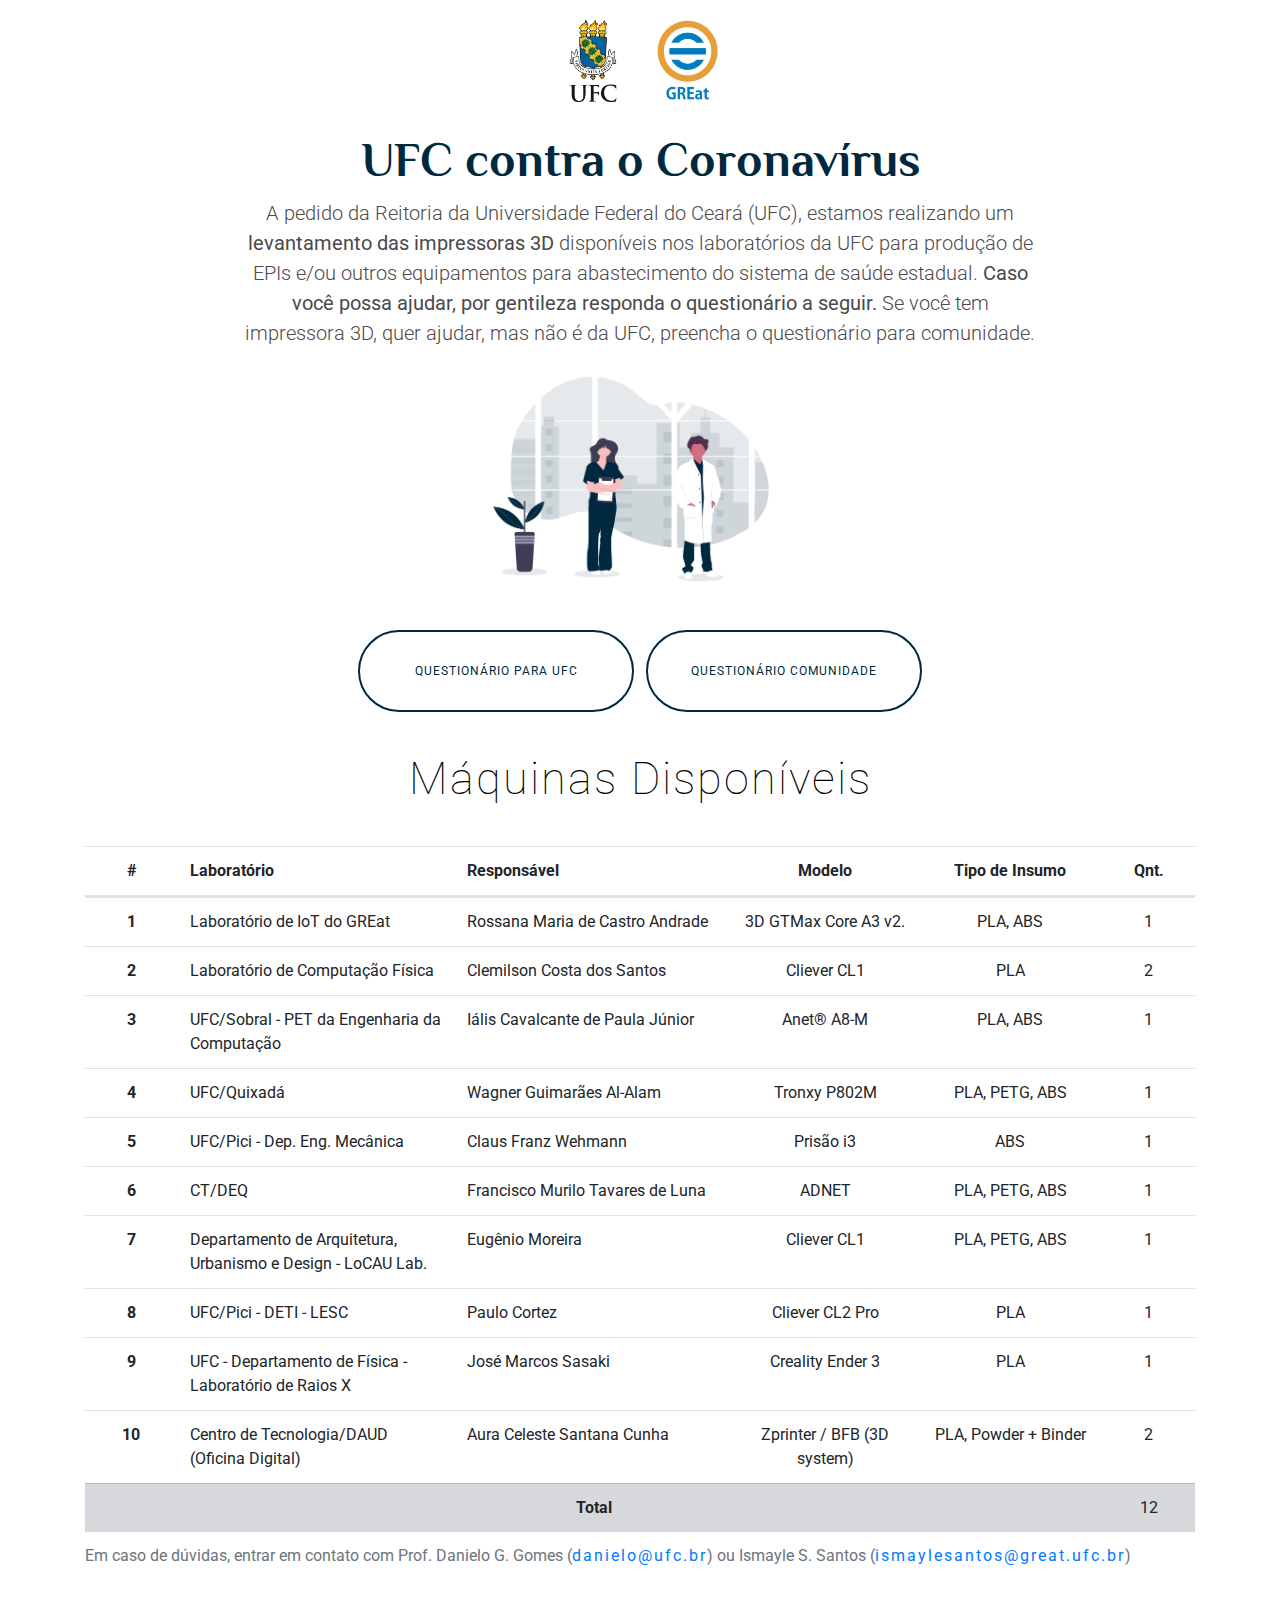
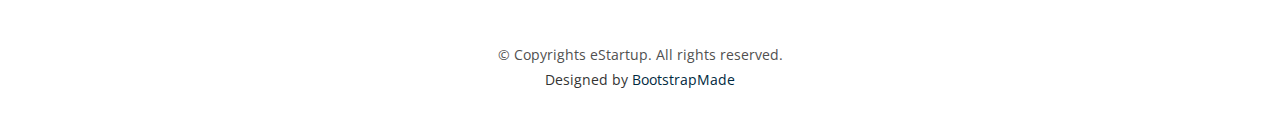
<file: index.html>
<!DOCTYPE html>
<html lang="en">

<head>
  <meta charset="utf-8">
  <meta content="width=device-width, initial-scale=1.0" name="viewport">

  <title>UFC/GREat - Contra o Coronavírus</title>
  <meta content="" name="descriptison">
  <meta content="Coronavirus" name="keywords">

  <!-- Favicons -->
  <link href="assets/img/favicon.ico" rel="icon">

  <!-- Google Fonts -->
  <link href="https://fonts.googleapis.com/css?family=Open+Sans:300,300i,400,400i,700,700i|Roboto:100,300,400,500,700|Philosopher:400,400i,700,700i" rel="stylesheet">

  <!-- Vendor CSS Files -->
  <link href="assets/vendor/bootstrap/css/bootstrap.min.css" rel="stylesheet">
  <link href="assets/vendor/animate.css/animate.min.css" rel="stylesheet">
  <link href="assets/vendor/font-awesome/css/font-awesome.min.css" rel="stylesheet">
  <link href="assets/vendor/modal-video/css/modal-video.min.css" rel="stylesheet">
  <link href="assets/vendor/owl.carousel/assets/owl.carousel.min.css" rel="stylesheet">

  <!-- Template Main CSS File -->
  <link href="assets/css/style.css" rel="stylesheet">

  <!-- =======================================================
  * Template Name: eStartup - v2.0.0
  * Template URL: https://bootstrapmade.com/estartup-bootstrap-landing-page-template/
  * Author: BootstrapMade.com
  * License: https://bootstrapmade.com/license/
  ======================================================== -->
</head>

<body>
  <!-- ======= Hero Section ======= -->
  <section id="hero" class="wow fadeIn">
    <div class="container text-center">
      <div class="row justify-content-md-center">
        <div class="col col-lg-1 text-center">
          <a href="http://www.ufc.br/" target="_blank"><img src="assets/img/UFC3.png" width="50" alt="UFC"></a>
        </div>
        <div class="col col-lg-1 text-center">
          <a href="http://great.ufc.br/" target="_blank"><img src="assets/img/greatLogo-1-232x300.jpg" width="70" alt="GREat"></a>
        </div>
      </div>
      
      <h1>UFC contra o Coronavírus 
        <!-- <img src="https://assets.website-files.com/5d9ba0eb5f6edb77992a99d0/5e6a55e065f9f1dc64398873_iconfinder_pandemic-disease-virus-infection-coronavirus-incident--covid19_5879326.png" alt="Infection icon" style="width: 50px;"></h1>-->
           
      <div class="row justify-content-md-center" style="margin-top:10px;">
        <h2 class="d-block d-sm-none" style="padding: 0 15%;">Estamos realizando um <strong>levantamento das impressoras 3D</strong> 
          disponíveis nos laboratórios da UFC para produção de EPIs. <strong>Caso você possa ajudar, por gentileza responda o questionário 
          a seguir.</strong></h2>

          <h2 class="d-none d-sm-block" style="padding: 0 15%;">A pedido da Reitoria da Universidade Federal do Ceará (UFC), 
            estamos realizando um <strong>levantamento das impressoras 3D</strong> disponíveis nos 
            laboratórios da UFC para produção de EPIs e/ou outros equipamentos para abastecimento 
            do sistema de saúde estadual. <strong>Caso você possa ajudar, por gentileza responda o questionário a seguir.</strong>
            Se você tem impressora 3D, quer ajudar, mas não é da UFC, preencha o questionário para comunidade.
          </h2>
          
          <!-- <h2>A pedido da Reitoria da Universidade Federal do Ceará (UFC), 
            com o intuito de apoiar as unidades de saúde no combate ao Coronavirus, 
            estamos realizando um <strong>levantamento das impressoras 3D</strong> disponíveis nos 
            laboratórios da UFC para para produção de EPIs (equipamentos de proteção 
            individual) e/ou outros equipamentos para abastecimento do sistema de 
            saúde estadual. <strong>Favor preencher o formulário abaixo</strong>. Em caso de dúvidas, 
            entrar em contato com Prof. Danielo G. Gomes (<a href="mailto:danielo@ufc.br">danielo@ufc.br</a>) ou Ismayle 
            S. Santos (<a href="mailto:ismaylesantos@great.ufc.br">ismaylesantos@great.ufc.br</a>).</h2> -->
      </div>
      <div class="row justify-content-md-center">
        <div class="col col-lg-4 text-center">
          <img class="d-block d-sm-none" src="assets/img/undraw_doctors_hwty.png" alt="Juntos, vamos vencer!">
          <img class="d-none d-sm-block" src="assets/img/undraw_doctors_hwty.png" alt="Juntos, vamos vencer!">
        </div>
      </div>
      
      <a href="https://forms.gle/4GpWAx3JrM3Q6rjs7" target="_blank" style="width: 276px; margin-bottom: 10px;" class="btn-get-started scrollto">Questionário para UFC</a>
      <a href="https://docs.google.com/forms/d/e/1FAIpQLScZAn0c8AcBnGT_uBNfjB1tfEgpuOQvirbMvmCwJjtvoWdupw/viewform" target="_blank" style="width: 276px;" class="btn-get-started scrollto">Questionário Comunidade</a>
    </div>
  </section><!-- End Hero Section -->

  <section id="get-started" class="padd-section text-center wow fadeInUp">

    <div class="container">
      <div class="section-title text-center" style="margin-bottom: 40px">
        <h2>Máquinas Disponíveis</h2>
        <!-- <p class="separator">A seguir, temos a relação das impressoras dos laboratórios da UFC prontas para imprimir EPIs.</p>
        <p class="separator d-none d-sm-block">.</p>-->
      </div>
    </div>

    <div class="container">
      <div class="row">
        <div class="col col-lg-12">
          <div class="table-responsive">
            <table class="table table-hover">
              <caption>
                Em caso de dúvidas, entrar em contato com Prof. Danielo G. Gomes (<a href="mailto:danielo@ufc.br">danielo@ufc.br</a>) 
                ou Ismayle S. Santos (<a href="mailto:ismaylesantos@great.ufc.br">ismaylesantos@great.ufc.br</a>)
              </caption>
              <thead>
                <tr class="d-flex">
                  <th class="col-1" scope="col">#</th>
                  <th class="col-3 text-left">Laboratório</th>
                  <th class="col-3 text-left">Responsável</th>
                  <th class="col-2">Modelo</th>
                  <th class="col-2">Tipo de Insumo</th>
                  <th class="col-1">Qnt.</th>
                </tr>
              </thead>
              <tbody>
                <tr class="d-flex">
                  <th class="col-1" scope="row">1</th>
                  <td class="col-3 text-left">Laboratório de IoT do GREat</td>
                  <td class="col-3 text-left">Rossana Maria de Castro Andrade</td>
                  <td class="col-2">3D GTMax Core A3 v2.</td>
                  <td class="col-2">PLA, ABS</td>
                  <td class="col-1">1</td>
                </tr>
                <tr class="d-flex">
                  <th class="col-1" scope="row">2</th>
                  <td class="col-3 text-left">Laboratório de Computação Física</td>
                  <td class="col-3 text-left">Clemilson Costa dos Santos</td>
                  <td class="col-2">Cliever CL1</td>
                  <td class="col-2">PLA</td>
                  <td class="col-1">2</td>
                </tr>
                
                <tr class="d-flex">
                  <th class="col-1" scope="row">3</th>
                  <td class="col-3 text-left">UFC/Sobral - PET da Engenharia da Computação</td>
                  <td class="col-3 text-left">Iális Cavalcante de Paula Júnior</td>
                  <td class="col-2">Anet® A8-M</td>
                  <td class="col-2">PLA, ABS</td>
                  <td class="col-1">1</td>
                </tr>
                
                <tr class="d-flex">
                  <th class="col-1" scope="row">4</th>
                  <td class="col-3 text-left">UFC/Quixadá</td>
                  <td class="col-3 text-left">Wagner Guimarães Al-Alam</td>
                  <td class="col-2">Tronxy P802M</td>
                  <td class="col-2">PLA, PETG, ABS</td>
                  <td class="col-1">1</td>
                </tr>
                
                <tr class="d-flex">
                  <th class="col-1" scope="row">5</th>
                  <td class="col-3 text-left">UFC/Pici - Dep. Eng. Mecânica</td>
                  <td class="col-3 text-left">Claus Franz Wehmann</td>
                  <td class="col-2">Prisão i3</td>
                  <td class="col-2">ABS</td>
                  <td class="col-1">1</td>
                </tr>

                <tr class="d-flex">
                  <th class="col-1" scope="row">6</th>
                  <td class="col-3 text-left">CT/DEQ</td>
                  <td class="col-3 text-left">Francisco Murilo Tavares de Luna</td>
                  <td class="col-2">ADNET</td>
                  <td class="col-2">PLA, PETG, ABS</td>
                  <td class="col-1">1</td>
                </tr>

                <tr class="d-flex">
                  <th class="col-1" scope="row">7</th>
                  <td class="col-3 text-left">Departamento de Arquitetura, Urbanismo e Design - LoCAU Lab.</td>
                  <td class="col-3 text-left">Eugênio Moreira</td>
                  <td class="col-2">Cliever CL1</td>
                  <td class="col-2">PLA, PETG, ABS</td>
                  <td class="col-1">1</td>
                </tr>

                <tr class="d-flex">
                  <th class="col-1" scope="row">8</th>
                  <td class="col-3 text-left">UFC/Pici - DETI - LESC</td>
                  <td class="col-3 text-left">Paulo Cortez</td>
                  <td class="col-2">Cliever CL2 Pro</td>
                  <td class="col-2">PLA</td>
                  <td class="col-1">1</td>
                </tr>

                <tr class="d-flex">
                  <th class="col-1" scope="row">9</th>
                  <td class="col-3 text-left">UFC - Departamento de Física - Laboratório de Raios X</td>
                  <td class="col-3 text-left">José Marcos Sasaki</td>
                  <td class="col-2">Creality Ender 3</td>
                  <td class="col-2">PLA</td>
                  <td class="col-1">1</td>
                </tr>

                <tr class="d-flex">
                  <th class="col-1" scope="row">10</th>
                  <td class="col-3 text-left">Centro de Tecnologia/DAUD (Oficina Digital)</td>
                  <td class="col-3 text-left">Aura Celeste Santana Cunha</td>
                  <td class="col-2">Zprinter / BFB (3D system)</td>
                  <td class="col-2">PLA, Powder + Binder</td>
                  <td class="col-1">2</td>
                </tr>

                <tr class="d-flex table-secondary">
                  <th class="col-11" scope="row">Total</th>
                  <td class="col-1">12</td>
                </tr>
              </tbody>
            </table>
          </div>
        </div>
      </div>
    </div>

  </section><!-- End Get Started Section -->

  <!-- ======= Footer ======= -->
  <footer class="footer">
    
    <div class="copyrights">
      <div class="container">
        <p>&copy; Copyrights eStartup. All rights reserved.</p>
        <div class="credits">
          <!--
          All the links in the footer should remain intact.
          You can delete the links only if you purchased the pro version.
          Licensing information: https://bootstrapmade.com/license/
          Purchase the pro version with working PHP/AJAX contact form: https://bootstrapmade.com/buy/?theme=eStartup
          -->
          Designed by <a href="https://bootstrapmade.com/">BootstrapMade</a>
        </div>
      </div>
    </div>

  </footer><!-- End  Footer -->

  <a href="#" class="back-to-top"><i class="fa fa-chevron-up"></i></a>

  <!-- Vendor JS Files -->
  <script src="assets/vendor/jquery/jquery.min.js"></script>
  <script src="assets/vendor/bootstrap/js/bootstrap.bundle.min.js"></script>
  <script src="assets/vendor/jquery.easing/jquery.easing.min.js"></script>
  <script src="assets/vendor/php-email-form/validate.js"></script>
  <script src="assets/vendor/wow/wow.min.js"></script>
  <script src="assets/vendor/modal-video/js/modal-video.min.js"></script>
  <script src="assets/vendor/owl.carousel/owl.carousel.min.js"></script>
  <script src="assets/vendor/superfish/superfish.min.js"></script>
  <script src="assets/vendor/hoverIntent/hoverIntent.js"></script>

  <!-- Template Main JS File -->
  <script src="assets/js/main.js"></script>

</body>

</html>
</file>
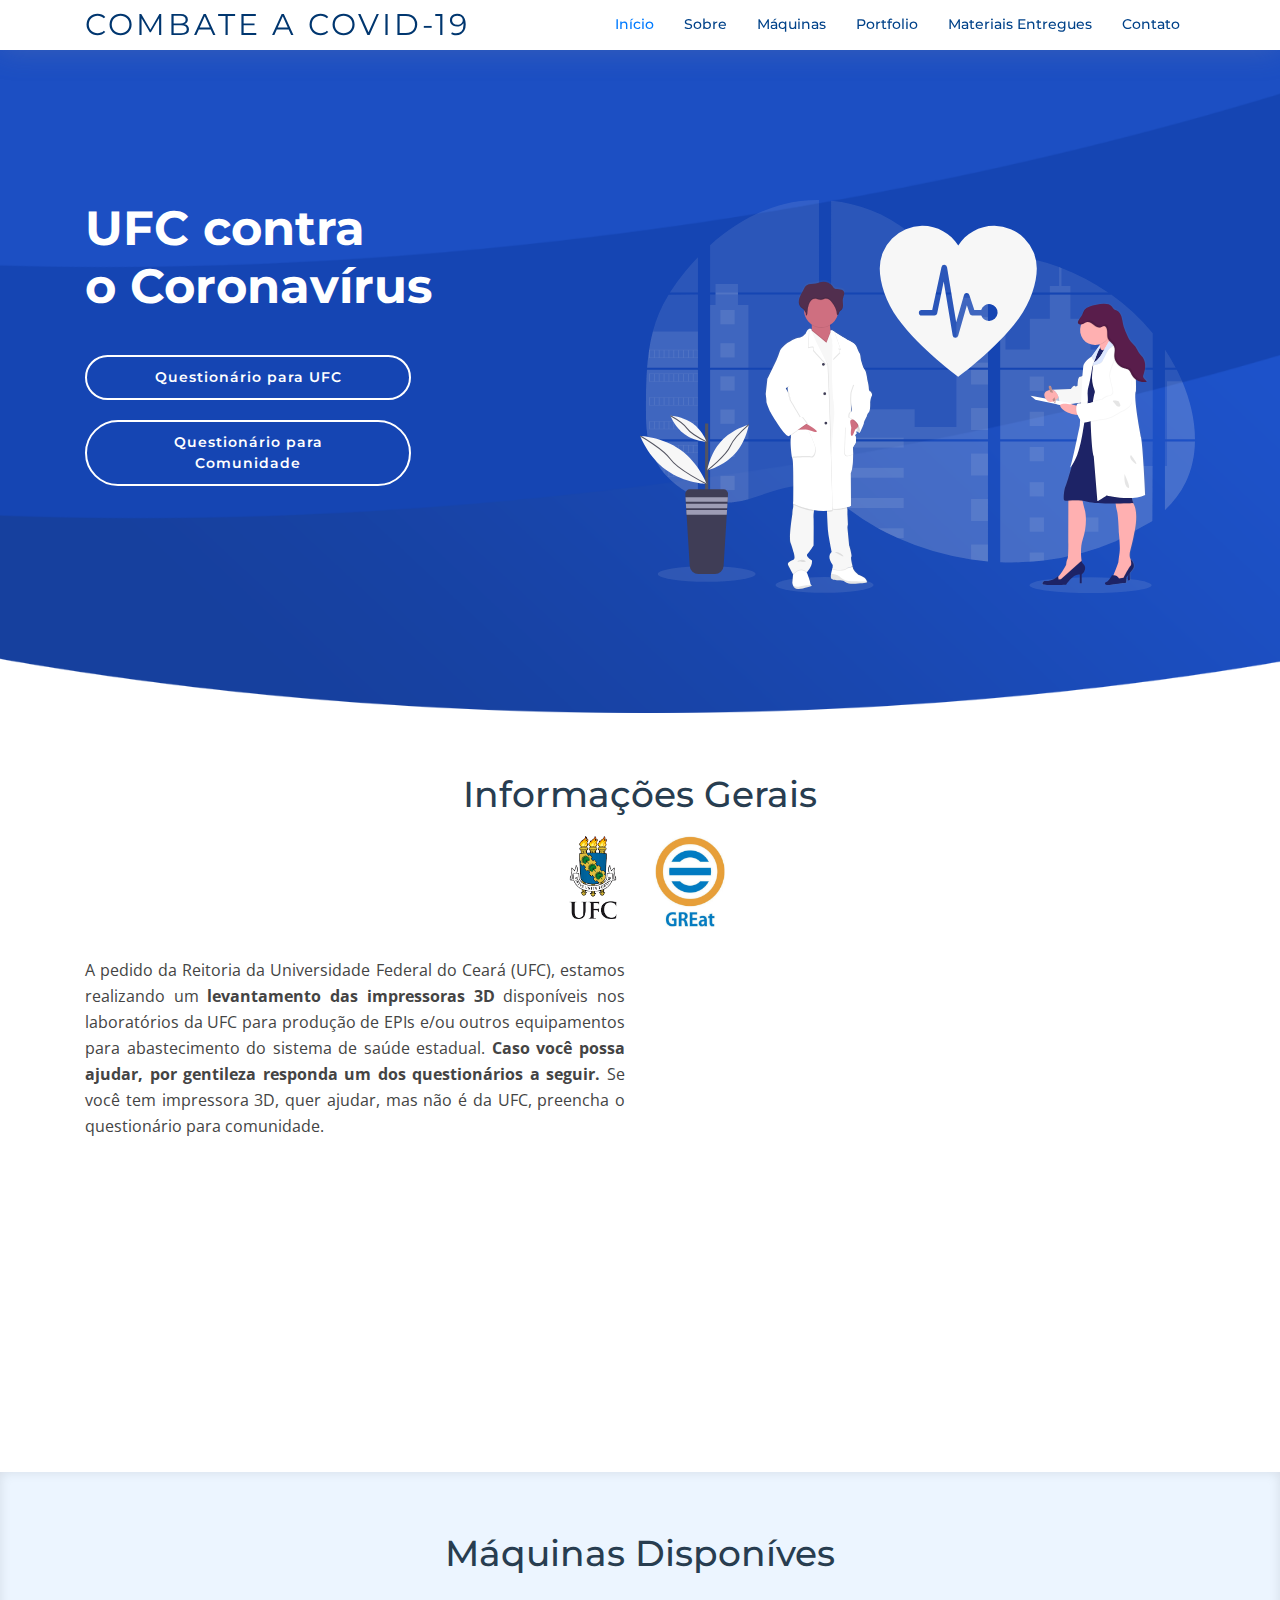
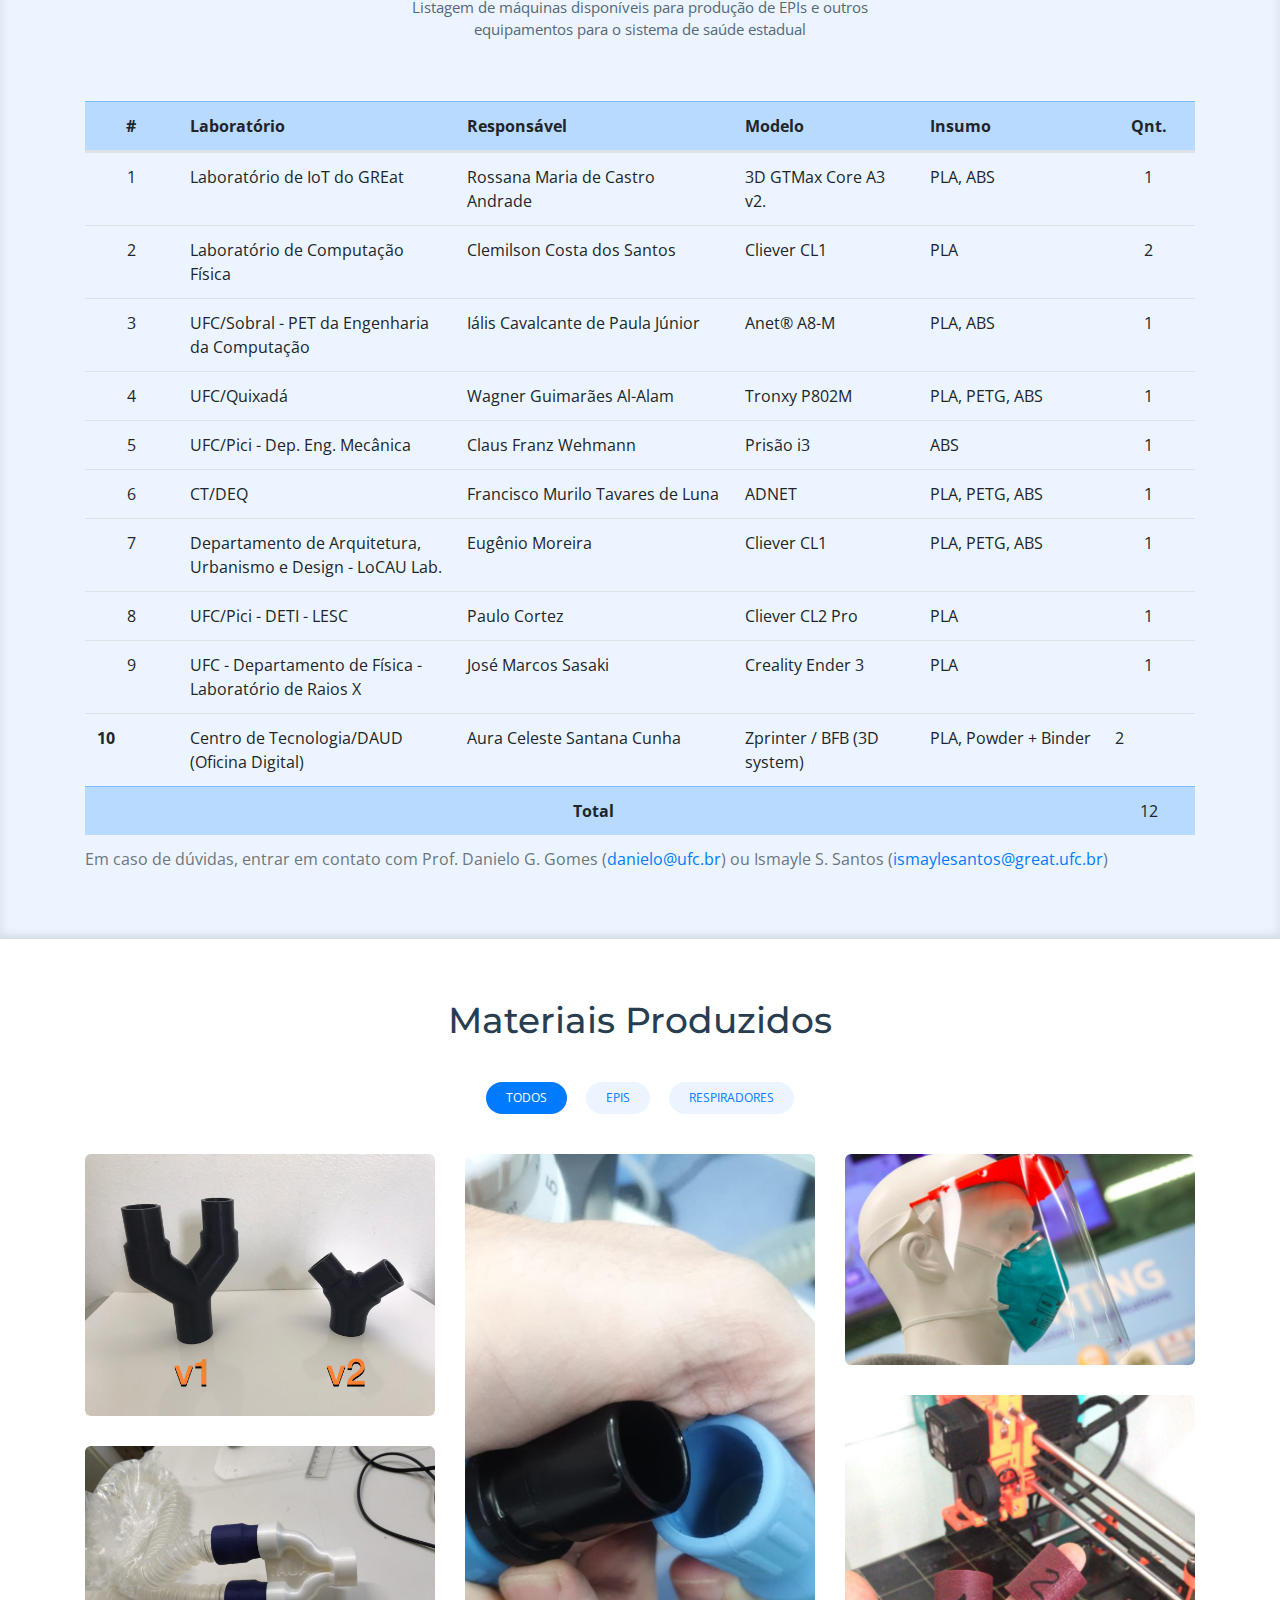
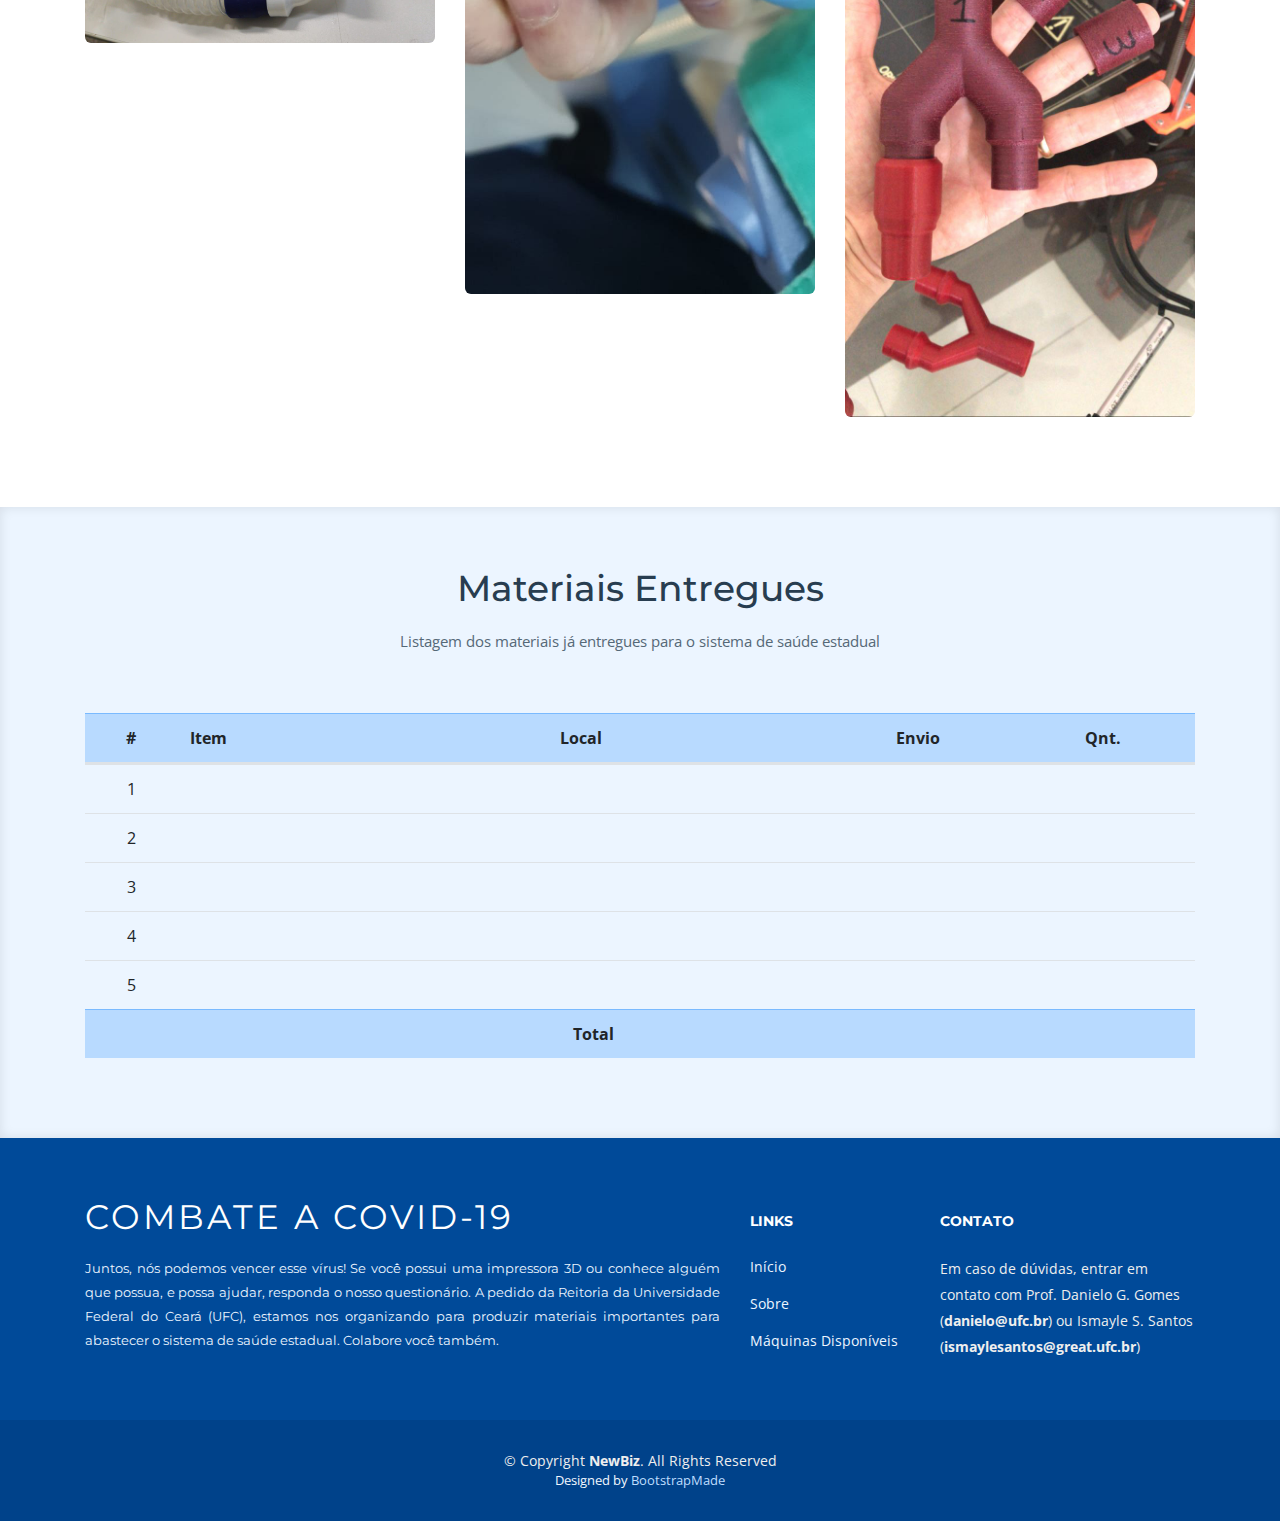
<file: test/index.html>
<!DOCTYPE html>
<html lang="en">

<head>
  <meta charset="utf-8">
  <meta content="width=device-width, initial-scale=1.0" name="viewport">

  <title>UFC/GREat - Contra o Coronavírus</title>
  <meta content="Combate ao Coronavírus" name="descriptison">
  <meta content="Coronavirus, UFC" name="keywords">

  <!-- Favicons -->
  <link href="assets/img/favicon.ico" rel="icon">

  <!-- Google Fonts -->
  <link href="https://fonts.googleapis.com/css?family=Open+Sans:300,300i,400,400i,600,600i,700,700i|Montserrat:300,400,500,700" rel="stylesheet">

  <!-- Vendor CSS Files -->
  <link href="assets/vendor/bootstrap/css/bootstrap.min.css" rel="stylesheet">
  <link href="assets/vendor/font-awesome/css/font-awesome.min.css" rel="stylesheet">
  <link href="assets/vendor/animate.css/animate.min.css" rel="stylesheet">
  <link href="assets/vendor/ionicons/css/ionicons.min.css" rel="stylesheet">
  <link href="assets/vendor/owl.carousel/assets/owl.carousel.min.css" rel="stylesheet">
  <link href="assets/vendor/venobox/venobox.css" rel="stylesheet">

  <!-- Template Main CSS File -->
  <link href="assets/css/style.css" rel="stylesheet">

  <!-- =======================================================
  * Template Name: NewBiz - v2.0.0
  * Template URL: https://bootstrapmade.com/newbiz-bootstrap-business-template/
  * Author: BootstrapMade.com
  * License: https://bootstrapmade.com/license/
  ======================================================== -->
</head>

<body>

  <!-- ======= Header ======= -->
  <header id="header" class="fixed-top">
    <div class="container">

      <div class="logo float-left" style="padding: 6px 0px;">
        <!-- Uncomment below if you prefer to use an text logo -->
        <h1 class="text-light d-block d-sm-none" style="padding: 4px 0px;">
          <a href="#header">
            <span>COVID-19</span>
          </a>
        </h1>
        <h1 class="text-light d-none d-sm-block">
          <a href="#header">
            <span>Combate a COVID-19</span>
          </a>
        </h1>
      </div>

      <nav class="main-nav float-right d-none d-lg-block">
        <ul>
          <li class="active"><a href="#intro">Início</a></li>
          <li><a href="#about">Sobre</a></li>
          <li><a href="#services">Máquinas</a></li>
          <li><a href="#portfolio">Portfolio</a></li>
          <li><a href="#entregues">Materiais Entregues</a></li>
          <li><a href="#footer">Contato</a></li>
        </ul>
      </nav><!-- .main-nav -->

    </div>
  </header><!-- #header -->

  <!-- ======= Intro Section ======= -->
  <section id="intro" class="clearfix">
    <div class="container">

      <div class="intro-img">
        <img src="assets/img/undraw_medicine_b1ol.svg" alt="" class="img-fluid">
      </div>

      <div class="intro-info">
        <h2>UFC contra<br>o Coronavírus</h2>
        <div>
          <a href="https://forms.gle/4GpWAx3JrM3Q6rjs7" target="_blank" style="width: 326px;" class="btn-services scrollto text-center">Questionário para UFC</a>
          <a href="https://docs.google.com/forms/d/e/1FAIpQLScZAn0c8AcBnGT_uBNfjB1tfEgpuOQvirbMvmCwJjtvoWdupw/viewform" target="_blank" style="width: 326px;" class="btn-services scrollto text-center">Questionário para Comunidade</a>
        </div>
      </div>

    </div>
  </section><!-- End Intro Section -->

  <main id="main">

    <!-- ======= About Section ======= -->
    <section id="about">
      <div class="container">

        <header class="section-header" style="margin-bottom: 30px;">
          <h3>Informações Gerais</h3>
          <div class="row justify-content-md-center">
            <div class="col col-lg-1 text-center">
              <a href="http://www.ufc.br/" target="_blank"><img src="assets/img/UFC3.png" width="50" alt="UFC"></a>
            </div>
            <div class="col col-lg-1 text-center">
              <a href="http://great.ufc.br/" target="_blank"><img src="assets/img/greatLogo-1-232x300.jpg" width="70" alt="GREat"></a>
            </div>
          </div>
        </header>

        <div class="row about-container">
          <div class="col-lg-6 content order-lg-1 order-2 text-justify">
            <p>A pedido da Reitoria da Universidade Federal do Ceará (UFC), 
              estamos realizando um <strong>levantamento das impressoras 3D</strong> 
              disponíveis nos laboratórios da UFC para produção de EPIs e/ou outros 
              equipamentos para abastecimento do sistema de saúde estadual. 
              <strong>Caso você possa ajudar, por gentileza responda um dos questionários 
              a seguir.</strong> Se você tem impressora 3D, quer ajudar, mas não é 
              da UFC, preencha o questionário para comunidade.</p>

            <div class="icon-box wow fadeInUp">
              <div class="icon"><i class="fa fa-list-alt"></i></div>
              <h4 class="title"><a href="https://forms.gle/4GpWAx3JrM3Q6rjs7" target="_blank">Questionário para UFC</a></h4>
              <p class="description">Se você faz parte da UFC, possui uma impressora 3D e pode ajudar, responda esse questionário.</p>
            </div>

            <div class="icon-box wow fadeInUp" data-wow-delay="0.2s">
              <div class="icon"><i class="fa fa-list-alt"></i></div>
              <h4 class="title text-left"><a href="https://docs.google.com/forms/d/e/1FAIpQLScZAn0c8AcBnGT_uBNfjB1tfEgpuOQvirbMvmCwJjtvoWdupw/viewform" target="_blank">Questionário para Comunidade</a></h4>
              <p class="description">Se você não é da UFC, mas pode e deseja ajudar, responda esse questionário.</p>
            </div>
          </div>

          <div class="col-lg-6 background order-lg-2 order-1 wow fadeInUp">
            <img src="assets/img/undraw_co-working_825n.svg" class="img-fluid" alt="">
          </div>
        </div>
      </div>
    </section><!-- End About Section -->

    <!-- ======= Services Section ======= -->
    <section id="services" class="section-bg">
      <div class="container">

        <header class="section-header">
          <h3>Máquinas Disponíves</h3>
          <p>Listagem de máquinas disponíveis para produção de EPIs e outros equipamentos para o sistema de saúde estadual</p>
        </header>

        <div class="row">
          <div class="col col-lg-12">
            <div class="table-responsive">
              <table class="table table-hover">
                <caption>
                  Em caso de dúvidas, entrar em contato com Prof. Danielo G. Gomes (<a href="mailto:danielo@ufc.br">danielo@ufc.br</a>) 
                  ou Ismayle S. Santos (<a href="mailto:ismaylesantos@great.ufc.br">ismaylesantos@great.ufc.br</a>)
                </caption>
                <thead>
                  <tr class="d-flex table-primary">
                    <th class="col-1 text-center" scope="col">#</th>
                    <th class="col-3 text-left">Laboratório</th>
                    <th class="col-3 text-left">Responsável</th>
                    <th class="col-2">Modelo</th>
                    <th class="col-2">Insumo</th>
                    <th class="col-1 text-center">Qnt.</th>
                  </tr>
                </thead>
                <tbody>
                  <tr class="d-flex">
                    <td class="col-1 text-center" scope="row">1</td>
                    <td class="col-3 text-left">Laboratório de IoT do GREat</td>
                    <td class="col-3 text-left">Rossana Maria de Castro Andrade</td>
                    <td class="col-2">3D GTMax Core A3 v2.</td>
                    <td class="col-2">PLA, ABS</td>
                    <td class="col-1 text-center">1</td>
                  </tr>
                  
                  <tr class="d-flex">
                    <td class="col-1 text-center" scope="row">2</td>
                    <td class="col-3 text-left">Laboratório de Computação Física</td>
                    <td class="col-3 text-left">Clemilson Costa dos Santos</td>
                    <td class="col-2">Cliever CL1</td>
                    <td class="col-2">PLA</td>
                    <td class="col-1 text-center">2</td>
                  </tr>
                  
                  <tr class="d-flex">
                    <td class="col-1 text-center" scope="row">3</td>
                    <td class="col-3 text-left">UFC/Sobral - PET da Engenharia da Computação</td>
                    <td class="col-3 text-left">Iális Cavalcante de Paula Júnior</td>
                    <td class="col-2">Anet® A8-M</td>
                    <td class="col-2">PLA, ABS</td>
                    <td class="col-1 text-center">1</td>
                  </tr>
                  
                  <tr class="d-flex">
                    <td class="col-1 text-center" scope="row">4</td>
                    <td class="col-3 text-left">UFC/Quixadá</td>
                    <td class="col-3 text-left">Wagner Guimarães Al-Alam</td>
                    <td class="col-2">Tronxy P802M</td>
                    <td class="col-2">PLA, PETG, ABS</td>
                    <td class="col-1 text-center">1</td>
                  </tr>
                  
                  <tr class="d-flex">
                    <td class="col-1 text-center" scope="row">5</td>
                    <td class="col-3 text-left">UFC/Pici - Dep. Eng. Mecânica</td>
                    <td class="col-3 text-left">Claus Franz Wehmann</td>
                    <td class="col-2">Prisão i3</td>
                    <td class="col-2">ABS</td>
                    <td class="col-1 text-center">1</td>
                  </tr>
  
                  <tr class="d-flex">
                    <td class="col-1 text-center" scope="row">6</td>
                    <td class="col-3 text-left">CT/DEQ</td>
                    <td class="col-3 text-left">Francisco Murilo Tavares de Luna</td>
                    <td class="col-2">ADNET</td>
                    <td class="col-2">PLA, PETG, ABS</td>
                    <td class="col-1 text-center">1</td>
                  </tr>
  
                  <tr class="d-flex">
                    <td class="col-1 text-center" scope="row">7</td>
                    <td class="col-3 text-left">Departamento de Arquitetura, Urbanismo e Design - LoCAU Lab.</td>
                    <td class="col-3 text-left">Eugênio Moreira</td>
                    <td class="col-2">Cliever CL1</td>
                    <td class="col-2">PLA, PETG, ABS</td>
                    <td class="col-1 text-center">1</td>
                  </tr>
  
                  <tr class="d-flex">
                    <td class="col-1 text-center" scope="row">8</td>
                    <td class="col-3 text-left">UFC/Pici - DETI - LESC</td>
                    <td class="col-3 text-left">Paulo Cortez</td>
                    <td class="col-2">Cliever CL2 Pro</td>
                    <td class="col-2">PLA</td>
                    <td class="col-1 text-center">1</td>
                  </tr>
  
                  <tr class="d-flex">
                    <td class="col-1 text-center" scope="row">9</td>
                    <td class="col-3 text-left">UFC - Departamento de Física - Laboratório de Raios X</td>
                    <td class="col-3 text-left">José Marcos Sasaki</td>
                    <td class="col-2">Creality Ender 3</td>
                    <td class="col-2">PLA</td>
                    <td class="col-1 text-center">1</td>
                  </tr>

                  <tr class="d-flex">
                    <th class="col-1" scope="row">10</th>
                    <td class="col-3 text-left">Centro de Tecnologia/DAUD (Oficina Digital)</td>
                    <td class="col-3 text-left">Aura Celeste Santana Cunha</td>
                    <td class="col-2">Zprinter / BFB (3D system)</td>
                    <td class="col-2">PLA, Powder + Binder</td>
                    <td class="col-1">2</td>
                  </tr>
  
                  <tr class="d-flex table-primary">
                    <th class="col-11 text-center" scope="row">Total</th>
                    <td class="col-1 text-center">12</td>
                  </tr>
                </tbody>
              </table>
            </div>
          </div>
        </div>
      </div>
    </section><!-- End Services Section -->

    <!-- ======= Portfolio Section ======= -->
    <section id="portfolio" class="clearfix">
      <div class="container">

        <header class="section-header">
          <h3 class="section-title">Materiais Produzidos</h3>
        </header>

        <div class="row">
          <div class="col-lg-12">
            <ul id="portfolio-flters">
              <li data-filter="*" class="filter-active">Todos</li>
              <li data-filter=".filter-epi">EPIs</li>
              <li data-filter=".filter-resp">Respiradores</li>
            </ul>
          </div>
        </div>

        <div class="row portfolio-container">
          <div class="col-lg-4 col-md-6 portfolio-item filter-resp">
            <div class="portfolio-wrap">
              <img src="assets/img/portfolio/great/portfolio1.jpeg" class="img-fluid" alt="">
              <div class="portfolio-info">
                <h4><a href="#">Equipamento 1</a></h4>
                <p>Quantidade Produzida: </p>
                <div>
                  <a href="assets/img/portfolio/great/portfolio1.jpeg" data-gall="portfolioGallery" title="Equipamento 1" class="venobox link-preview"><i class="ion ion-eye"></i></a>
                  <a href="#" class="link-details" title="Mais Detalhes"><i class="ion ion-android-open"></i></a>
                </div>
              </div>
            </div>
          </div>

          <div class="col-lg-4 col-md-6 portfolio-item filter-resp">
            <div class="portfolio-wrap">
              <img src="assets/img/portfolio/great/portfolio2.jpeg" class="img-fluid" alt="">
              <div class="portfolio-info">
                <h4><a href="#">Equipamento 2</a></h4>
                <p>Quantidade Produzida: </p>
                <div>
                  <a href="assets/img/portfolio/great/portfolio2.jpeg" data-gall="portfolioGallery" title="Equipamento 2" class="venobox link-preview"><i class="ion ion-eye"></i></a>
                  <a href="#" class="link-details" title="Mais Detalhes"><i class="ion ion-android-open"></i></a>
                </div>
              </div>
            </div>
          </div>

          <div class="col-lg-4 col-md-6 portfolio-item filter-epi">
            <div class="portfolio-wrap">
              <img src="assets/img/portfolio/great/portfolio3.png" class="img-fluid" alt="">
              <div class="portfolio-info">
                <h4><a href="#">Equipamento 3</a></h4>
                <p>Quantidade Produzida: </p>
                <div>
                  <a href="assets/img/portfolio/great/portfolio3.png" data-gall="portfolioGallery" title="Equipamento 3" class="venobox link-preview"><i class="ion ion-eye"></i></a>
                  <a href="#" class="link-details" title="Mais Detalhes"><i class="ion ion-android-open"></i></a>
                </div>
              </div>
            </div>
          </div>

          <div class="col-lg-4 col-md-6 portfolio-item filter-resp">
            <div class="portfolio-wrap">
              <img src="assets/img/portfolio/great/portfolio4.jpeg" class="img-fluid" alt="">
              <div class="portfolio-info">
                <h4><a href="#">Equipamento 4</a></h4>
                <p>Quantidade Produzida: </p>
                <div>
                  <a href="assets/img/portfolio/great/portfolio4.jpeg" data-gall="portfolioGallery" title="Equipamento 4" class="venobox link-preview"><i class="ion ion-eye"></i></a>
                  <a href="#" class="link-details" title="Mais Detalhes"><i class="ion ion-android-open"></i></a>
                </div>
              </div>
            </div>
          </div>

          <div class="col-lg-4 col-md-6 portfolio-item filter-resp">
            <div class="portfolio-wrap">
              <img src="assets/img/portfolio/great/portfolio5.jpeg" class="img-fluid" alt="">
              <div class="portfolio-info">
                <h4><a href="#">Equipamento 5</a></h4>
                <p>Quantidade Produzida: </p>
                <div>
                  <a href="assets/img/portfolio/great/portfolio5.jpeg" data-gall="portfolioGallery" title="Equipamento 5" class="venobox link-preview"><i class="ion ion-eye"></i></a>
                  <a href="#" class="link-details" title="Mais Detalhes"><i class="ion ion-android-open"></i></a>
                </div>
              </div>
            </div>
          </div>
      </div>
    </section><!-- End Portfolio Section -->

    <!-- ======= Materiais Entregues Section ======= -->
    <section id="entregues" class="section-bg">
      <div class="container">

        <header class="section-header">
          <h3>Materiais Entregues</h3>
          <p>Listagem dos materiais já entregues para o sistema de saúde estadual</p>
        </header>

        <div class="row">
          <div class="col col-lg-12">
            <div class="table-responsive">
              <table class="table table-hover">
                <caption>
                </caption>
                <thead>
                  <tr class="d-flex table-primary">
                    <th class="col-1 text-center" scope="col">#</th>
                    <th class="col-4 text-left">Item</th>
                    <th class="col-3 text-left">Local</th>
                    <th class="col-2 text-center">Envio</th>
                    <th class="col-2 text-center">Qnt.</th>
                  </tr>
                </thead>
                <tbody>
                  <tr class="d-flex">
                    <td class="col-1 text-center" scope="row">1</td>
                    <td class="col-4 text-left"></td>
                    <td class="col-3 text-left"></td>
                    <td class="col-2 text-center"></td>
                    <td class="col-2 text-center"></td>
                  </tr>
                  <tr class="d-flex">
                    <td class="col-1 text-center" scope="row">2</td>
                    <td class="col-4 text-left"></td>
                    <td class="col-3 text-left"></td>
                    <td class="col-2 text-center"></td>
                    <td class="col-2 text-center"></td>
                  </tr>
                  <tr class="d-flex">
                    <td class="col-1 text-center" scope="row">3</td>
                    <td class="col-4 text-left"></td>
                    <td class="col-3 text-left"></td>
                    <td class="col-2 text-center"></td>
                    <td class="col-2 text-center"></td>
                  </tr>
                  <tr class="d-flex">
                    <td class="col-1 text-center" scope="row">4</td>
                    <td class="col-4 text-left"></td>
                    <td class="col-3 text-left"></td>
                    <td class="col-2 text-center"></td>
                    <td class="col-2 text-center"></td>
                  </tr>
                  <tr class="d-flex">
                    <td class="col-1 text-center" scope="row">5</td>
                    <td class="col-4 text-left"></td>
                    <td class="col-3 text-left"></td>
                    <td class="col-2 text-center"></td>
                    <td class="col-2 text-center"></td>
                  </tr>
                  <tr class="d-flex table-primary">
                    <th class="col-11 text-center" scope="row">Total</th>
                    <td class="col-1 text-center"></td>
                  </tr>
                </tbody>
              </table>
            </div>
          </div>
        </div>
      </div>
    </section><!-- End Materiais Enviados Section -->
  </main><!-- End #main -->

  <!-- ======= Footer ======= -->
  <footer id="footer">
    <div class="footer-top">
      <div class="container">
        <div class="row">

          <div class="col-lg-7 col-md-6 footer-info text-justify">
            <h3 class="d-block d-sm-none">COVID-19</h3>
            <h3 class="d-none d-sm-block">Combate a COVID-19</h3>
            <p>
              Juntos, nós podemos vencer esse vírus! Se você possui uma impressora 3D 
              ou conhece alguém que possua, e possa ajudar, responda o nosso questionário.
              A pedido da Reitoria da Universidade Federal do Ceará (UFC), estamos nos 
              organizando para produzir materiais importantes para abastecer o sistema 
              de saúde estadual. Colabore você também.
            </p>
          </div>

          <div class="col-lg-2 col-md-6 footer-links" style="margin-top: 15px;">
            <h4>Links</h4>
            <ul>
              <li><a href="#intro">Início</a></li>
              <li><a href="#about">Sobre</a></li>
              <li><a href="#services">Máquinas Disponíveis</a></li>
            </ul>
          </div>

          <div class="col-lg-3 col-md-6 footer-contact" style="margin-top: 15px;">
            <h4>Contato</h4>
            <p>
              Em caso de dúvidas, entrar em contato com Prof. Danielo G. Gomes 
              (<strong>danielo@ufc.br</strong>) ou Ismayle S. Santos 
              (<strong>ismaylesantos@great.ufc.br</strong>)
            </p>
          </div>
        </div>
      </div>
    </div>

    <div class="container">
      <div class="copyright">
        &copy; Copyright <strong>NewBiz</strong>. All Rights Reserved
      </div>
      <div class="credits">
        <!--
        All the links in the footer should remain intact.
        You can delete the links only if you purchased the pro version.
        Licensing information: https://bootstrapmade.com/license/
        Purchase the pro version with working PHP/AJAX contact form: https://bootstrapmade.com/buy/?theme=NewBiz
      -->
        Designed by <a href="https://bootstrapmade.com/">BootstrapMade</a>
      </div>
    </div>
  </footer><!-- End Footer -->

  <a href="#" class="back-to-top"><i class="fa fa-chevron-up"></i></a>

  <!-- Vendor JS Files -->
  <script src="assets/vendor/jquery/jquery.min.js"></script>
  <script src="assets/vendor/bootstrap/js/bootstrap.bundle.min.js"></script>
  <script src="assets/vendor/jquery.easing/jquery.easing.min.js"></script>
  <script src="assets/vendor/php-email-form/validate.js"></script>
  <script src="assets/vendor/counterup/counterup.min.js"></script>
  <script src="assets/vendor/mobile-nav/mobile-nav.js"></script>
  <script src="assets/vendor/wow/wow.min.js"></script>
  <script src="assets/vendor/isotope-layout/isotope.pkgd.min.js"></script>
  <script src="assets/vendor/owl.carousel/owl.carousel.min.js"></script>
  <script src="assets/vendor/waypoints/jquery.waypoints.min.js"></script>
  <script src="assets/vendor/venobox/venobox.min.js"></script>

  <!-- Template Main JS File -->
  <script src="assets/js/main.js"></script>
</body>
</html>
</file>
<file: test/assets/vendor/venobox/venobox.css>
/* ------ venobox.css --------*/
.vbox-overlay *, .vbox-overlay *:before, .vbox-overlay *:after{
    -webkit-backface-visibility: hidden;
    -webkit-box-sizing:border-box;
    -moz-box-sizing:border-box;
    box-sizing:border-box;
}
.vbox-overlay * { 
    -webkit-backface-visibility: visible;
    backface-visibility: visible;
}
.vbox-overlay{
    display: -webkit-flex;
    display: flex;
    -webkit-flex-direction: column;
    flex-direction: column;
    -webkit-justify-content: center;
    justify-content: center;
    -webkit-align-items: center;
    align-items: center;
    position: fixed;
    left: 0;
    top: 0;
    bottom: 0;
    right: 0;
    z-index: 1040;
    -webkit-transform:translateZ(1000px);
    transform: translateZ(1000px);
    transform-style: preserve-3d;
}

/* ----- navigation ----- */
.vbox-title{
    width: 100%;
    height: 40px;
    float: left;
    text-align: center;
    line-height: 28px;
    font-size: 12px;
    padding: 6px 40px;
    overflow: hidden;
    position: fixed;
    display: none;
    left: 0;
    z-index: 1050;
}
.vbox-close{
    cursor: pointer;
    position: fixed;
    top: -1px;
    right: 0;
    width: 50px;
    height: 40px;
    padding: 6px;
    display: block;
    background-position:10px center;
    overflow: hidden;
    font-size: 24px;
    line-height: 1;
    text-align: center;
    z-index: 1050;
}
.vbox-num{
    cursor: pointer;
    position: fixed;
    left: 0;
    height: 40px;
    display: block;
    overflow: hidden;
    line-height: 28px;
    font-size: 12px;
    padding: 6px 10px;
    display: none;
    z-index: 1050;
}
/* ----- navigation ARROWS ----- */
.vbox-next, .vbox-prev{
    position: fixed;
    top: 50%;
    margin-top: -15px;
    overflow: hidden;
    cursor: pointer;
    display: block;
    width: 45px;
    height: 45px;
    z-index: 1050;
}
.vbox-next span, .vbox-prev span{
    position: relative;
    width: 20px;
    height: 20px;
    border: 2px solid transparent;
    border-top-color: #B6B6B6;
    border-right-color: #B6B6B6;
    text-indent: -100px;
    position: absolute;
    top: 8px;
    display: block;
}
.vbox-prev{
    left: 15px;
}
.vbox-next{
    right: 15px;
}
.vbox-prev span{
    left: 10px;
    -ms-transform: rotate(-135deg);
    -webkit-transform: rotate(-135deg);
    transform: rotate(-135deg);
}
.vbox-next span{
    -ms-transform: rotate(45deg);
    -webkit-transform: rotate(45deg);
    transform: rotate(45deg);
    right: 10px;
}
/* ------- inline window ------ */
.vbox-inline{
    width: 420px;
    height: 315px;
    height: 70vh;
    padding: 10px;
    background: #fff;
    margin: 0 auto;
    overflow: auto;
    text-align: left;
}
/* ------- Video & iFrames window ------ */
.venoframe{
    max-width: 100%;
    width: 100%;
    border: none;
    width: 100%;
    height: 260px;
    height: 70vh;
}
.venoframe.vbvid{
    height: 260px;
}
@media (min-width: 768px) {
    .venoframe, .vbox-inline{
        width: 90%;
        height: 360px;
        height: 70vh;
    }
    .venoframe.vbvid{
        width: 640px;
        height: 360px;
    }
}
@media (min-width: 992px) {
    .venoframe, .vbox-inline{
        max-width: 1200px;
        width: 80%;
        height: 540px;
        height: 70vh;
    }
    .venoframe.vbvid{
        width: 960px;
        height: 540px;
    }
}
/* 
Please do NOT edit this part! 
or at least read this note: http://i.imgur.com/7C0ws9e.gif
*/
.vbox-open{
    overflow: hidden;
}
.vbox-container{
    position: absolute;
    left: 0;
    right: 0;
    top: 0;
    bottom: 0;
    overflow-x: hidden;
    overflow-y: scroll;
    overflow-scrolling: touch;
    -webkit-overflow-scrolling: touch;
    z-index: 20;
    max-height: 100%;

}

.vbox-content{
    text-align: center;
    float: left;
    width: 100%;
    position: relative;
    overflow: hidden;
    padding: 20px 10px;
}
.vbox-container img{
    max-width: 100%;
    height: auto;
}
.vbox-figlio{
    box-shadow: 0 0 12px rgba(0,0,0,0.19), 0 6px 6px rgba(0,0,0,0.23);
    max-width: 100%;
    text-align: initial;
}
img.vbox-figlio{
    -webkit-user-select: none;
-khtml-user-select: none;
-moz-user-select: none;
-o-user-select: none;
user-select: none;
}
.vbox-content.swipe-left{
    margin-left: -200px !important;
}
.vbox-content.swipe-right{
    margin-left: 200px !important;
}
.vbox-animated{
    webkit-transition: margin 300ms ease-out;
    transition: margin 300ms ease-out;
}

/* ---------- preloader ----------
 * SPINKIT 
 * http://tobiasahlin.com/spinkit/
-------------------------------- */
.sk-double-bounce,.sk-rotating-plane{width:40px;height:40px;margin:40px auto}.sk-rotating-plane{background-color:#333;-webkit-animation:sk-rotatePlane 1.2s infinite ease-in-out;animation:sk-rotatePlane 1.2s infinite ease-in-out}@-webkit-keyframes sk-rotatePlane{0%{-webkit-transform:perspective(120px) rotateX(0) rotateY(0);transform:perspective(120px) rotateX(0) rotateY(0)}50%{-webkit-transform:perspective(120px) rotateX(-180.1deg) rotateY(0);transform:perspective(120px) rotateX(-180.1deg) rotateY(0)}100%{-webkit-transform:perspective(120px) rotateX(-180deg) rotateY(-179.9deg);transform:perspective(120px) rotateX(-180deg) rotateY(-179.9deg)}}@keyframes sk-rotatePlane{0%{-webkit-transform:perspective(120px) rotateX(0) rotateY(0);transform:perspective(120px) rotateX(0) rotateY(0)}50%{-webkit-transform:perspective(120px) rotateX(-180.1deg) rotateY(0);transform:perspective(120px) rotateX(-180.1deg) rotateY(0)}100%{-webkit-transform:perspective(120px) rotateX(-180deg) rotateY(-179.9deg);transform:perspective(120px) rotateX(-180deg) rotateY(-179.9deg)}}.sk-double-bounce{position:relative}.sk-double-bounce .sk-child{width:100%;height:100%;border-radius:50%;background-color:#333;opacity:.6;position:absolute;top:0;left:0;-webkit-animation:sk-doubleBounce 2s infinite ease-in-out;animation:sk-doubleBounce 2s infinite ease-in-out}.sk-chasing-dots .sk-child,.sk-spinner-pulse,.sk-three-bounce .sk-child{background-color:#333;border-radius:100%}.sk-double-bounce .sk-double-bounce2{-webkit-animation-delay:-1s;animation-delay:-1s}@-webkit-keyframes sk-doubleBounce{0%,100%{-webkit-transform:scale(0);transform:scale(0)}50%{-webkit-transform:scale(1);transform:scale(1)}}@keyframes sk-doubleBounce{0%,100%{-webkit-transform:scale(0);transform:scale(0)}50%{-webkit-transform:scale(1);transform:scale(1)}}.sk-wave{margin:40px auto;width:50px;height:40px;text-align:center;font-size:10px}.sk-wave .sk-rect{background-color:#333;height:100%;width:6px;display:inline-block;-webkit-animation:sk-waveStretchDelay 1.2s infinite ease-in-out;animation:sk-waveStretchDelay 1.2s infinite ease-in-out}.sk-wave .sk-rect1{-webkit-animation-delay:-1.2s;animation-delay:-1.2s}.sk-wave .sk-rect2{-webkit-animation-delay:-1.1s;animation-delay:-1.1s}.sk-wave .sk-rect3{-webkit-animation-delay:-1s;animation-delay:-1s}.sk-wave .sk-rect4{-webkit-animation-delay:-.9s;animation-delay:-.9s}.sk-wave .sk-rect5{-webkit-animation-delay:-.8s;animation-delay:-.8s}@-webkit-keyframes sk-waveStretchDelay{0%,100%,40%{-webkit-transform:scaleY(.4);transform:scaleY(.4)}20%{-webkit-transform:scaleY(1);transform:scaleY(1)}}@keyframes sk-waveStretchDelay{0%,100%,40%{-webkit-transform:scaleY(.4);transform:scaleY(.4)}20%{-webkit-transform:scaleY(1);transform:scaleY(1)}}.sk-wandering-cubes{margin:40px auto;width:40px;height:40px;position:relative}.sk-wandering-cubes .sk-cube{background-color:#333;width:10px;height:10px;position:absolute;top:0;left:0;-webkit-animation:sk-wanderingCube 1.8s ease-in-out -1.8s infinite both;animation:sk-wanderingCube 1.8s ease-in-out -1.8s infinite both}.sk-chasing-dots,.sk-spinner-pulse{width:40px;height:40px;margin:40px auto}.sk-wandering-cubes .sk-cube2{-webkit-animation-delay:-.9s;animation-delay:-.9s}@-webkit-keyframes sk-wanderingCube{0%{-webkit-transform:rotate(0);transform:rotate(0)}25%{-webkit-transform:translateX(30px) rotate(-90deg) scale(.5);transform:translateX(30px) rotate(-90deg) scale(.5)}50%{-webkit-transform:translateX(30px) translateY(30px) rotate(-179deg);transform:translateX(30px) translateY(30px) rotate(-179deg)}50.1%{-webkit-transform:translateX(30px) translateY(30px) rotate(-180deg);transform:translateX(30px) translateY(30px) rotate(-180deg)}75%{-webkit-transform:translateX(0) translateY(30px) rotate(-270deg) scale(.5);transform:translateX(0) translateY(30px) rotate(-270deg) scale(.5)}100%{-webkit-transform:rotate(-360deg);transform:rotate(-360deg)}}@keyframes sk-wanderingCube{0%{-webkit-transform:rotate(0);transform:rotate(0)}25%{-webkit-transform:translateX(30px) rotate(-90deg) scale(.5);transform:translateX(30px) rotate(-90deg) scale(.5)}50%{-webkit-transform:translateX(30px) translateY(30px) rotate(-179deg);transform:translateX(30px) translateY(30px) rotate(-179deg)}50.1%{-webkit-transform:translateX(30px) translateY(30px) rotate(-180deg);transform:translateX(30px) translateY(30px) rotate(-180deg)}75%{-webkit-transform:translateX(0) translateY(30px) rotate(-270deg) scale(.5);transform:translateX(0) translateY(30px) rotate(-270deg) scale(.5)}100%{-webkit-transform:rotate(-360deg);transform:rotate(-360deg)}}.sk-spinner-pulse{-webkit-animation:sk-pulseScaleOut 1s infinite ease-in-out;animation:sk-pulseScaleOut 1s infinite ease-in-out}@-webkit-keyframes sk-pulseScaleOut{0%{-webkit-transform:scale(0);transform:scale(0)}100%{-webkit-transform:scale(1);transform:scale(1);opacity:0}}@keyframes sk-pulseScaleOut{0%{-webkit-transform:scale(0);transform:scale(0)}100%{-webkit-transform:scale(1);transform:scale(1);opacity:0}}.sk-chasing-dots{position:relative;text-align:center;-webkit-animation:sk-chasingDotsRotate 2s infinite linear;animation:sk-chasingDotsRotate 2s infinite linear}.sk-chasing-dots .sk-child{width:60%;height:60%;display:inline-block;position:absolute;top:0;-webkit-animation:sk-chasingDotsBounce 2s infinite ease-in-out;animation:sk-chasingDotsBounce 2s infinite ease-in-out}.sk-chasing-dots .sk-dot2{top:auto;bottom:0;-webkit-animation-delay:-1s;animation-delay:-1s}@-webkit-keyframes sk-chasingDotsRotate{100%{-webkit-transform:rotate(360deg);transform:rotate(360deg)}}@keyframes sk-chasingDotsRotate{100%{-webkit-transform:rotate(360deg);transform:rotate(360deg)}}@-webkit-keyframes sk-chasingDotsBounce{0%,100%{-webkit-transform:scale(0);transform:scale(0)}50%{-webkit-transform:scale(1);transform:scale(1)}}@keyframes sk-chasingDotsBounce{0%,100%{-webkit-transform:scale(0);transform:scale(0)}50%{-webkit-transform:scale(1);transform:scale(1)}}.sk-three-bounce{margin:40px auto;width:80px;text-align:center}.sk-three-bounce .sk-child{width:20px;height:20px;display:inline-block;-webkit-animation:sk-three-bounce 1.4s ease-in-out 0s infinite both;animation:sk-three-bounce 1.4s ease-in-out 0s infinite both}.sk-circle .sk-child:before,.sk-fading-circle .sk-circle:before{display:block;border-radius:100%;content:'';background-color:#333}.sk-three-bounce .sk-bounce1{-webkit-animation-delay:-.32s;animation-delay:-.32s}.sk-three-bounce .sk-bounce2{-webkit-animation-delay:-.16s;animation-delay:-.16s}@-webkit-keyframes sk-three-bounce{0%,100%,80%{-webkit-transform:scale(0);transform:scale(0)}40%{-webkit-transform:scale(1);transform:scale(1)}}@keyframes sk-three-bounce{0%,100%,80%{-webkit-transform:scale(0);transform:scale(0)}40%{-webkit-transform:scale(1);transform:scale(1)}}.sk-circle{margin:40px auto;width:40px;height:40px;position:relative}.sk-circle .sk-child{width:100%;height:100%;position:absolute;left:0;top:0}.sk-circle .sk-child:before{margin:0 auto;width:15%;height:15%;-webkit-animation:sk-circleBounceDelay 1.2s infinite ease-in-out both;animation:sk-circleBounceDelay 1.2s infinite ease-in-out both}.sk-circle .sk-circle2{-webkit-transform:rotate(30deg);-ms-transform:rotate(30deg);transform:rotate(30deg)}.sk-circle .sk-circle3{-webkit-transform:rotate(60deg);-ms-transform:rotate(60deg);transform:rotate(60deg)}.sk-circle .sk-circle4{-webkit-transform:rotate(90deg);-ms-transform:rotate(90deg);transform:rotate(90deg)}.sk-circle .sk-circle5{-webkit-transform:rotate(120deg);-ms-transform:rotate(120deg);transform:rotate(120deg)}.sk-circle .sk-circle6{-webkit-transform:rotate(150deg);-ms-transform:rotate(150deg);transform:rotate(150deg)}.sk-circle .sk-circle7{-webkit-transform:rotate(180deg);-ms-transform:rotate(180deg);transform:rotate(180deg)}.sk-circle .sk-circle8{-webkit-transform:rotate(210deg);-ms-transform:rotate(210deg);transform:rotate(210deg)}.sk-circle .sk-circle9{-webkit-transform:rotate(240deg);-ms-transform:rotate(240deg);transform:rotate(240deg)}.sk-circle .sk-circle10{-webkit-transform:rotate(270deg);-ms-transform:rotate(270deg);transform:rotate(270deg)}.sk-circle .sk-circle11{-webkit-transform:rotate(300deg);-ms-transform:rotate(300deg);transform:rotate(300deg)}.sk-circle .sk-circle12{-webkit-transform:rotate(330deg);-ms-transform:rotate(330deg);transform:rotate(330deg)}.sk-circle .sk-circle2:before{-webkit-animation-delay:-1.1s;animation-delay:-1.1s}.sk-circle .sk-circle3:before{-webkit-animation-delay:-1s;animation-delay:-1s}.sk-circle .sk-circle4:before{-webkit-animation-delay:-.9s;animation-delay:-.9s}.sk-circle .sk-circle5:before{-webkit-animation-delay:-.8s;animation-delay:-.8s}.sk-circle .sk-circle6:before{-webkit-animation-delay:-.7s;animation-delay:-.7s}.sk-circle .sk-circle7:before{-webkit-animation-delay:-.6s;animation-delay:-.6s}.sk-circle .sk-circle8:before{-webkit-animation-delay:-.5s;animation-delay:-.5s}.sk-circle .sk-circle9:before{-webkit-animation-delay:-.4s;animation-delay:-.4s}.sk-circle .sk-circle10:before{-webkit-animation-delay:-.3s;animation-delay:-.3s}.sk-circle .sk-circle11:before{-webkit-animation-delay:-.2s;animation-delay:-.2s}.sk-circle .sk-circle12:before{-webkit-animation-delay:-.1s;animation-delay:-.1s}@-webkit-keyframes sk-circleBounceDelay{0%,100%,80%{-webkit-transform:scale(0);transform:scale(0)}40%{-webkit-transform:scale(1);transform:scale(1)}}@keyframes sk-circleBounceDelay{0%,100%,80%{-webkit-transform:scale(0);transform:scale(0)}40%{-webkit-transform:scale(1);transform:scale(1)}}.sk-cube-grid{width:40px;height:40px;margin:40px auto}.sk-cube-grid .sk-cube{width:33.33%;height:33.33%;background-color:#333;float:left;-webkit-animation:sk-cubeGridScaleDelay 1.3s infinite ease-in-out;animation:sk-cubeGridScaleDelay 1.3s infinite ease-in-out}.sk-cube-grid .sk-cube1{-webkit-animation-delay:.2s;animation-delay:.2s}.sk-cube-grid .sk-cube2{-webkit-animation-delay:.3s;animation-delay:.3s}.sk-cube-grid .sk-cube3{-webkit-animation-delay:.4s;animation-delay:.4s}.sk-cube-grid .sk-cube4{-webkit-animation-delay:.1s;animation-delay:.1s}.sk-cube-grid .sk-cube5{-webkit-animation-delay:.2s;animation-delay:.2s}.sk-cube-grid .sk-cube6{-webkit-animation-delay:.3s;animation-delay:.3s}.sk-cube-grid .sk-cube7{-webkit-animation-delay:0ms;animation-delay:0ms}.sk-cube-grid .sk-cube8{-webkit-animation-delay:.1s;animation-delay:.1s}.sk-cube-grid .sk-cube9{-webkit-animation-delay:.2s;animation-delay:.2s}@-webkit-keyframes sk-cubeGridScaleDelay{0%,100%,70%{-webkit-transform:scale3D(1,1,1);transform:scale3D(1,1,1)}35%{-webkit-transform:scale3D(0,0,1);transform:scale3D(0,0,1)}}@keyframes sk-cubeGridScaleDelay{0%,100%,70%{-webkit-transform:scale3D(1,1,1);transform:scale3D(1,1,1)}35%{-webkit-transform:scale3D(0,0,1);transform:scale3D(0,0,1)}}.sk-fading-circle{margin:40px auto;width:40px;height:40px;position:relative}.sk-fading-circle .sk-circle{width:100%;height:100%;position:absolute;left:0;top:0}.sk-fading-circle .sk-circle:before{margin:0 auto;width:15%;height:15%;-webkit-animation:sk-circleFadeDelay 1.2s infinite ease-in-out both;animation:sk-circleFadeDelay 1.2s infinite ease-in-out both}.sk-fading-circle .sk-circle2{-webkit-transform:rotate(30deg);-ms-transform:rotate(30deg);transform:rotate(30deg)}.sk-fading-circle .sk-circle3{-webkit-transform:rotate(60deg);-ms-transform:rotate(60deg);transform:rotate(60deg)}.sk-fading-circle .sk-circle4{-webkit-transform:rotate(90deg);-ms-transform:rotate(90deg);transform:rotate(90deg)}.sk-fading-circle .sk-circle5{-webkit-transform:rotate(120deg);-ms-transform:rotate(120deg);transform:rotate(120deg)}.sk-fading-circle .sk-circle6{-webkit-transform:rotate(150deg);-ms-transform:rotate(150deg);transform:rotate(150deg)}.sk-fading-circle .sk-circle7{-webkit-transform:rotate(180deg);-ms-transform:rotate(180deg);transform:rotate(180deg)}.sk-fading-circle .sk-circle8{-webkit-transform:rotate(210deg);-ms-transform:rotate(210deg);transform:rotate(210deg)}.sk-fading-circle .sk-circle9{-webkit-transform:rotate(240deg);-ms-transform:rotate(240deg);transform:rotate(240deg)}.sk-fading-circle .sk-circle10{-webkit-transform:rotate(270deg);-ms-transform:rotate(270deg);transform:rotate(270deg)}.sk-fading-circle .sk-circle11{-webkit-transform:rotate(300deg);-ms-transform:rotate(300deg);transform:rotate(300deg)}.sk-fading-circle .sk-circle12{-webkit-transform:rotate(330deg);-ms-transform:rotate(330deg);transform:rotate(330deg)}.sk-fading-circle .sk-circle2:before{-webkit-animation-delay:-1.1s;animation-delay:-1.1s}.sk-fading-circle .sk-circle3:before{-webkit-animation-delay:-1s;animation-delay:-1s}.sk-fading-circle .sk-circle4:before{-webkit-animation-delay:-.9s;animation-delay:-.9s}.sk-fading-circle .sk-circle5:before{-webkit-animation-delay:-.8s;animation-delay:-.8s}.sk-fading-circle .sk-circle6:before{-webkit-animation-delay:-.7s;animation-delay:-.7s}.sk-fading-circle .sk-circle7:before{-webkit-animation-delay:-.6s;animation-delay:-.6s}.sk-fading-circle .sk-circle8:before{-webkit-animation-delay:-.5s;animation-delay:-.5s}.sk-fading-circle .sk-circle9:before{-webkit-animation-delay:-.4s;animation-delay:-.4s}.sk-fading-circle .sk-circle10:before{-webkit-animation-delay:-.3s;animation-delay:-.3s}.sk-fading-circle .sk-circle11:before{-webkit-animation-delay:-.2s;animation-delay:-.2s}.sk-fading-circle .sk-circle12:before{-webkit-animation-delay:-.1s;animation-delay:-.1s}@-webkit-keyframes sk-circleFadeDelay{0%,100%,39%{opacity:0}40%{opacity:1}}@keyframes sk-circleFadeDelay{0%,100%,39%{opacity:0}40%{opacity:1}}.sk-folding-cube{margin:40px auto;width:40px;height:40px;position:relative;-webkit-transform:rotateZ(45deg);transform:rotateZ(45deg)}.sk-folding-cube .sk-cube{float:left;width:50%;height:50%;position:relative;-webkit-transform:scale(1.1);-ms-transform:scale(1.1);transform:scale(1.1)}.sk-folding-cube .sk-cube:before{content:'';position:absolute;top:0;left:0;width:100%;height:100%;background-color:#333;-webkit-animation:sk-foldCubeAngle 2.4s infinite linear both;animation:sk-foldCubeAngle 2.4s infinite linear both;-webkit-transform-origin:100% 100%;-ms-transform-origin:100% 100%;transform-origin:100% 100%}.sk-folding-cube .sk-cube2{-webkit-transform:scale(1.1) rotateZ(90deg);transform:scale(1.1) rotateZ(90deg)}.sk-folding-cube .sk-cube3{-webkit-transform:scale(1.1) rotateZ(180deg);transform:scale(1.1) rotateZ(180deg)}.sk-folding-cube .sk-cube4{-webkit-transform:scale(1.1) rotateZ(270deg);transform:scale(1.1) rotateZ(270deg)}.sk-folding-cube .sk-cube2:before{-webkit-animation-delay:.3s;animation-delay:.3s}.sk-folding-cube .sk-cube3:before{-webkit-animation-delay:.6s;animation-delay:.6s}.sk-folding-cube .sk-cube4:before{-webkit-animation-delay:.9s;animation-delay:.9s}@-webkit-keyframes sk-foldCubeAngle{0%,10%{-webkit-transform:perspective(140px) rotateX(-180deg);transform:perspective(140px) rotateX(-180deg);opacity:0}25%,75%{-webkit-transform:perspective(140px) rotateX(0);transform:perspective(140px) rotateX(0);opacity:1}100%,90%{-webkit-transform:perspective(140px) rotateY(180deg);transform:perspective(140px) rotateY(180deg);opacity:0}}@keyframes sk-foldCubeAngle{0%,10%{-webkit-transform:perspective(140px) rotateX(-180deg);transform:perspective(140px) rotateX(-180deg);opacity:0}25%,75%{-webkit-transform:perspective(140px) rotateX(0);transform:perspective(140px) rotateX(0);opacity:1}100%,90%{-webkit-transform:perspective(140px) rotateY(180deg);transform:perspective(140px) rotateY(180deg);opacity:0}}
</file>
<file: assets/vendor/modal-video/css/modal-video.min.css>
@keyframes modal-video{from{opacity:0}to{opacity:1}}@keyframes modal-video-inner{from{transform:translate(0, 100px)}to{transform:translate(0, 0)}}.modal-video{position:fixed;top:0;left:0;width:100%;height:100%;background-color:rgba(0,0,0,0.5);z-index:1000000;cursor:pointer;opacity:1;animation-timing-function:ease-out;animation-duration:.3s;animation-name:modal-video;-webkit-transition:opacity .3s ease-out;-moz-transition:opacity .3s ease-out;-ms-transition:opacity .3s ease-out;-o-transition:opacity .3s ease-out;transition:opacity .3s ease-out}.modal-video-close{opacity:0}.modal-video-close .modal-video-movie-wrap{-webkit-transform:translate(0, 100px);-moz-transform:translate(0, 100px);-ms-transform:translate(0, 100px);-o-transform:translate(0, 100px);transform:translate(0, 100px)}.modal-video-body{max-width:940px;width:100%;height:100%;margin:0 auto;display:table}.modal-video-inner{display:table-cell;vertical-align:middle;width:100%;height:100%}.modal-video-movie-wrap{width:100%;height:0;position:relative;padding-bottom:56.25%;background-color:#333;animation-timing-function:ease-out;animation-duration:.3s;animation-name:modal-video-inner;-webkit-transform:translate(0, 0);-moz-transform:translate(0, 0);-ms-transform:translate(0, 0);-o-transform:translate(0, 0);transform:translate(0, 0);-webkit-transition:-webkit-transform .3s ease-out;-moz-transition:-moz-transform .3s ease-out;-ms-transition:-ms-transform .3s ease-out;-o-transition:-o-transform .3s ease-out;transition:transform .3s ease-out}.modal-video-movie-wrap iframe{position:absolute;top:0;left:0;width:100%;height:100%}.modal-video-close-btn{position:absolute;z-index:2;top:-35px;right:-35px;display:inline-block;width:35px;height:35px;overflow:hidden;border:none;background:transparent}.modal-video-close-btn:before{transform:rotate(45deg)}.modal-video-close-btn:after{transform:rotate(-45deg)}.modal-video-close-btn:before,.modal-video-close-btn:after{content:'';position:absolute;height:2px;width:100%;top:50%;left:0;margin-top:-1px;background:#fff;border-radius:5px;margin-top:-6px}
</file>
<file: assets/css/style.css>
/**
* Template Name: eStartup - v2.0.0
* Template URL: https://bootstrapmade.com/estartup-bootstrap-landing-page-template/
* Author: BootstrapMade.com
* License: https://bootstrapmade.com/license/
*/

@charset "UTF-8";
/*--------------------------------------------------------------
# General
--------------------------------------------------------------*/
body {
  background-color: #fff;
  color: #333;
}

h1, h2, h3, h4, h5, h6 {
  margin: 0;
}

h2 {
  color: #000;
  font-weight: 600;
}

h4 {
  color: #000;
  font-size: 13px;
  font-weight: 700;
  letter-spacing: 2px;
  text-transform: uppercase;
  line-height: 2;
}

h5 {
  color: #626262;
  font-size: 14px;
  font-weight: 500;
}

a {
  letter-spacing: 2px;
  text-decoration: none;
}

ul {
  letter-spacing: 1px;
}

li {
  color: #626262;
  font-size: 13px;
  font-weight: 400;
  letter-spacing: 2px;
  line-height: 30px;
  text-transform: capitalize;
}

p {
  color: #505050;
  font-size: 14px;
  font-weight: 300;
  letter-spacing: 0.5px;
  line-height: 2;
  margin-bottom: 20px;
}

span {
  letter-spacing: 1px;
}

.img-fluid {
  height: 60px;
  margin-bottom: 30px;
  width: 60px;
}

.container-full {
  padding-left: 0;
  padding-right: 0;
}

.btn {
  border: 1px solid #fff;
  border-radius: 50px;
  color: #fff;
  font-size: 11px;
  font-weight: 600;
  padding: 15px 40px;
  text-transform: uppercase;
  transition: all 0.5s ease-in-out 0s;
}

.btn-default:hover {
  color: #fff;
  background-color: #e6e6e6;
  border-color: #adadad;
}

.fa {
  font-size: 13px;
}

/* Back to top button */
.back-to-top {
  position: fixed;
  display: none;
  background: #002940;
  line-height: 1;
  color: #fff;
  padding: 7px 12px 13px 12px;
  font-size: 16px;
  border-radius: 2px;
  right: 15px;
  bottom: 15px;
  transition: background 0.5s;
}

@media (max-width: 768px) {
  .back-to-top {
    bottom: 15px;
  }
}

.back-to-top:focus {
  background: #002940;
  color: #fff;
  outline: none;
}

.back-to-top:hover {
  background: #55b03f;
  color: #fff;
}

/*--------------------------------------------------------------
# Header
--------------------------------------------------------------*/
#header {
  background: #fff;
  position: fixed;
  left: 0;
  top: 0;
  right: 0;
  height: 48px;
  z-index: 3;
  transition: all 0.5s ease;
}

#header #logo {
  padding: 6px 0 0 0;
}

#header #logo h1 {
  color: #505050;
  font-family: "Philosopher", sans-serif;
  font-size: 26px;
  font-weight: 500;
  letter-spacing: 1px;
  margin: 0;
}

#header #logo h1 a {
  color: #555;
  line-height: 1;
  display: inline-block;
  text-decoration: none;
}

#header #logo h1 a span {
  color: #71c55d;
}

#header #logo img {
  padding: 0;
  margin: 0;
}

.scroll-header {
  background: #fff;
  box-shadow: 0 3px 7px rgba(0, 0, 0, 0.1);
}

/*--------------------------------------------------------------
# Hero Section
--------------------------------------------------------------*/
#hero {
  width: 100%;
  height: auto;
  /*background: url(../img/hero-bg.png) center bottom no-repeat;*/
  background-size: 100%;
  position: relative;
  margin-top: 20px;
  margin-bottom: 20px;
}

@media (min-width: 1025px) {
  #hero {
    background-attachment: fixed;
  }
}

#hero .hero-container {
  position: absolute;
  bottom: 0;
  top: 0;
  left: 0;
  right: 0;
  display: flex;
  justify-content: center;
  align-items: center;
  flex-direction: column;
  text-align: center;
}

#hero h1 {
  margin: 0 0 10px 0;
  font-size: 48px;
  font-weight: 700;
  line-height: 56px;
  font-family: "Philosopher", sans-serif;
  color: #002940;
}

@media (max-width: 768px) {
  #hero h1 {
    font-size: 28px;
    line-height: 36px;
  }
}

#hero h2 {
  color: #4b4949;
  margin-bottom: 10px;
  font-size: 20px;
  font-family: "Roboto", sans-serif;
  font-weight: 300;
  line-height: 30px;
}

@media (max-width: 768px) {
  #hero h2 {
    font-size: 18px;
    line-height: 24px;
    margin-bottom: 30px;
  }
}

#hero img {
  max-width: 95%;
  margin-bottom: 30px;
}

#hero .btn-get-started {
  font-family: "Roboto", sans-serif;
  text-transform: uppercase;
  font-weight: 400;
  font-size: 12px;
  letter-spacing: 1px;
  display: inline-block;
  padding: 11px 36px;
  border-radius: 50px;
  transition: 0.5s;
  border: 2px solid #002940;
  background: #fff;
  color: #002940;
  text-decoration: none;
}

#hero .btn-get-started:hover {
  background: #002940;
  color: #fff;
}

#hero .btns a {
  color: #555;
  font-size: 11px;
  font-weight: 600;
  text-transform: uppercase;
  margin: 4px 20px;
  text-decoration: none;
  transition: 0.3s;
}

@media (max-width: 575px) {
  #hero .btns a {
    margin: 4px 8px;
  }
}

#hero .btns a:hover {
  color: #71c55d;
}

/*--------------------------------------------------------------
# Navigation Menu
--------------------------------------------------------------*/
/* Nav Menu Essentials */
.nav-menu, .nav-menu * {
  margin: 0;
  padding: 0;
  list-style: none;
}

.nav-menu ul {
  position: absolute;
  display: none;
  top: 100%;
  left: 0;
  z-index: 99;
}

.nav-menu li {
  position: relative;
  white-space: nowrap;
}

.nav-menu > li {
  float: left;
}

.nav-menu li:hover > ul,
.nav-menu li.sfHover > ul {
  display: block;
}

.nav-menu ul ul {
  top: 0;
  left: 100%;
}

.nav-menu ul li {
  min-width: 180px;
}

/* Nav Menu Arrows */
.sf-arrows .sf-with-ul {
  padding-right: 22px;
}

.sf-arrows .sf-with-ul:after {
  content: "\f107";
  position: absolute;
  right: 8px;
  margin-top: 1px;
  font-family: FontAwesome;
  font-style: normal;
  font-weight: normal;
}

.sf-arrows ul .sf-with-ul:after {
  content: "\f105";
}

/* Nav Meu Container */
#nav-menu-container {
  float: right;
  margin: 0 0 0 0;
}

@media (max-width: 1024px) {
  #nav-menu-container {
    display: none;
  }
}

/* Nav Meu Styling */
.nav-menu a {
  padding: 8px 8px;
  text-decoration: none;
  display: inline-block;
  color: #555;
  font-family: "Roboto", sans-serif;
  font-weight: 400;
  font-size: 14px;
  outline: none;
  letter-spacing: 0;
  transition: 0.3s;
}

.nav-menu li:hover > a, .nav-menu > .menu-active > a {
  color: #71c55d;
}

.nav-menu > li {
  margin-left: 10px;
}

.nav-menu ul {
  margin: 0;
  padding: 10px;
  box-shadow: 0px 0px 30px rgba(127, 137, 161, 0.25);
  background: #fff;
}

.nav-menu ul li {
  transition: 0.3s;
}

.nav-menu ul li a {
  padding: 5px 10px;
  color: #333;
  transition: 0.3s;
  display: block;
  font-size: 14px;
  text-transform: none;
}

.nav-menu ul li:hover > a {
  color: #71c55d;
}

.nav-menu ul ul {
  margin: 0;
}

/* Mobile Nav Toggle */
#mobile-nav-toggle {
  position: fixed;
  right: 0;
  top: 0;
  z-index: 999;
  margin: 4px 20px 0 0;
  border: 0;
  background: none;
  font-size: 24px;
  display: none;
  transition: all 0.4s;
  outline: none;
  cursor: pointer;
}

#mobile-nav-toggle i {
  color: #555;
  font-size: 24px;
}

@media (max-width: 1024px) {
  #mobile-nav-toggle {
    display: inline;
  }
}

/* Mobile Nav Styling */
#mobile-nav {
  position: fixed;
  top: 0;
  padding-top: 18px;
  bottom: 0;
  z-index: 998;
  background: rgba(52, 59, 64, 0.9);
  left: -260px;
  width: 260px;
  overflow-y: auto;
  transition: 0.4s;
}

#mobile-nav ul {
  padding: 0;
  margin: 0;
  list-style: none;
}

#mobile-nav ul li {
  position: relative;
}

#mobile-nav ul li a {
  color: #fff;
  font-size: 14px;
  overflow: hidden;
  padding: 6px 22px 6px 15px;
  position: relative;
  text-decoration: none;
  width: 100%;
  display: block;
  outline: none;
  letter-spacing: 0;
}

#mobile-nav ul li a:hover {
  color: #fff;
}

#mobile-nav ul li li {
  padding-left: 30px;
}

#mobile-nav ul .menu-has-children i {
  position: absolute;
  right: 0;
  z-index: 99;
  padding: 15px;
  cursor: pointer;
  color: #fff;
}

#mobile-nav ul .menu-has-children i.fa-chevron-up {
  color: #71c55d;
}

#mobile-nav ul .menu-item-active {
  color: #71c55d;
}

#mobile-body-overly {
  width: 100%;
  height: 100%;
  z-index: 997;
  top: 0;
  left: 0;
  position: fixed;
  background: rgba(52, 59, 64, 0.9);
  display: none;
}

/* Mobile Nav body classes */
body.mobile-nav-active {
  overflow: hidden;
}

body.mobile-nav-active #mobile-nav {
  left: 0;
}

body.mobile-nav-active #mobile-nav-toggle i {
  color: #fff;
}

/*--------------------------------------------------------------
# Sections
--------------------------------------------------------------*/
.padd-section {
  padding-bottom: 20px;
  padding-top: 10px;
}

@media (max-width: 992px) {
  .padd-section {
    padding-top: 40px;
    padding-bottom: 40px;
  }
}

.section-title {
  margin-bottom: 80px;
}

@media (max-width: 992px) {
  .section-title {
    margin-bottom: 40px;
  }
}

.section-title h2 {
  font-family: "Roboto", sans-serif;
  font-size: 45px;
  font-weight: 100;
  letter-spacing: 2px;
  margin-bottom: 20px;
  text-transform: capitalize;
}

.section-title .separator {
  margin: 0;
}

.separator {
  color: #626262;
  font-family: "Roboto", sans-serif;
  font-size: 15px;
  font-weight: 300;
  margin-bottom: 30px;
}

/* Get Started Section
--------------------------------*/
#get-started {
  display: inline-block;
  height: 100%;
  width: 100%;
}

#get-started .feature-block {
  background: #fff none repeat scroll 0 0;
  padding: 30px 20px;
  transition: all 0.5s ease-in-out 0s;
}

@media (max-width: 991px) {
  #get-started .feature-block {
    margin-bottom: 30px;
  }
}

#get-started .feature-block:hover {
  box-shadow: 0 0 35px rgba(0, 0, 0, 0.1);
  transition: all 0.5s ease-in-out 0s;
}

#get-started .feature-block h4 {
  margin-bottom: 20px;
}

#get-started .feature-block p {
  margin-bottom: 20px;
}

#get-started .feature-block a {
  color: #505050;
  font-size: 12px;
  font-weight: 600;
  text-decoration: none;
  text-transform: capitalize;
  transition: 0.3s;
}

#get-started .feature-block a:hover {
  color: #71c55d;
}

/* About Us Section
--------------------------------*/
#about-us img {
  max-width: 100%;
}

#about-us .about-content {
  padding-top: 60px;
}

#about-us .about-content h2 {
  color: #252525;
  font-family: "roboto";
  font-size: 39px;
  font-weight: 100;
  letter-spacing: 2px;
  margin-bottom: 20px;
  text-transform: capitalize;
}

#about-us .about-content span {
  font-weight: 700;
  padding-right: 10px;
  text-transform: uppercase;
}

#about-us .about-content ul li {
  line-height: 36px;
}

#about-us .about-content ul li .fa {
  padding-right: 20px;
}

/* Features Section
--------------------------------*/
#features {
  display: inline-block;
  height: 100%;
  width: 100%;
}

#features .feature-block {
  background: #fff none repeat scroll 0 0;
  padding: 30px 20px;
  margin-bottom: 30px;
  transition: all 0.5s ease-in-out 0s;
}

#features .feature-block:hover {
  box-shadow: 0 0 35px rgba(0, 0, 0, 0.1);
  transition: all 0.5s ease-in-out 0s;
}

#features .feature-block h4 {
  margin-bottom: 20px;
}

#features .feature-block p {
  margin-bottom: 0;
}

/* Screenshots Section
--------------------------------*/
.owl-dot.active > span {
  height: 10px !important;
  width: 10px !important;
}

.owl-theme .owl-dots .owl-dot span {
  height: 10px !important;
  width: 10px !important;
}

.owl-item img {
  cursor: pointer;
}

.owl-stage-outer {
  margin-bottom: 30px;
}

.owl-theme .owl-nav {
  display: none;
  margin-top: 10px;
}

.owl-theme .owl-dots .owl-dot.active span, .owl-theme .owl-dots .owl-dot:hover span {
  background: #71c55d;
}

.owl-theme .owl-dots .owl-dot span {
  background: #ddd;
}

/* Video Section
--------------------------------*/
#video {
  background: url(../img/video-bg.jpg) center center;
  background-repeat: no-repeat;
  background-size: cover;
  height: 400px;
  overflow: hidden;
}

#video .overlay {
  background: rgba(0, 0, 0, 0.85);
  height: 100%;
}

#video .overlay .play-btn {
  width: 94px;
  height: 94px;
  background: radial-gradient(#71c55d 50%, rgba(113, 197, 93, 0.15) 52%);
  border-radius: 50%;
  display: block;
  margin: 153px auto 0;
  position: relative;
  overflow: hidden;
}

#video .overlay .play-btn::after {
  content: '';
  position: absolute;
  left: 50%;
  top: 50%;
  transform: translateX(-40%) translateY(-50%);
  width: 0;
  height: 0;
  border-top: 10px solid transparent;
  border-bottom: 10px solid transparent;
  border-left: 15px solid #fff;
  z-index: 100;
  transition: all 400ms cubic-bezier(0.55, 0.055, 0.675, 0.19);
}

#video .overlay .play-btn:before {
  content: '';
  position: absolute;
  width: 120px;
  height: 120px;
  -webkit-animation-delay: 0s;
  animation-delay: 0s;
  -webkit-animation: pulsate1 2s;
  animation: pulsate1 2s;
  -webkit-animation-direction: forwards;
  animation-direction: forwards;
  -webkit-animation-iteration-count: infinite;
  animation-iteration-count: infinite;
  -webkit-animation-timing-function: steps;
  animation-timing-function: steps;
  opacity: 1;
  border-radius: 50%;
  border: 2px solid rgba(255, 255, 255, 0.5);
  top: -15%;
  left: -15%;
  background: rgba(198, 16, 0, 0);
}

#video .overlay .play-btn:hover::after {
  border-left: 15px solid #71c55d;
  transform: scale(20);
}

#video .overlay .play-btn:hover::before {
  content: '';
  position: absolute;
  left: 50%;
  top: 50%;
  transform: translateX(-40%) translateY(-50%);
  width: 0;
  height: 0;
  border: none;
  border-top: 10px solid transparent;
  border-bottom: 10px solid transparent;
  border-left: 15px solid #fff;
  z-index: 200;
  -webkit-animation: none;
  animation: none;
  border-radius: 0;
}

@-webkit-keyframes pulsate1 {
  0% {
    transform: scale(0.6, 0.6);
    opacity: 1;
  }
  100% {
    transform: scale(1, 1);
    opacity: 0;
  }
}

@keyframes pulsate1 {
  0% {
    transform: scale(0.6, 0.6);
    opacity: 1;
  }
  100% {
    transform: scale(1, 1);
    opacity: 0;
  }
}

@-webkit-keyframes pulsate2 {
  0% {
    transform: scale(0.1, 0.1);
    opacity: 1;
  }
  100% {
    transform: scale(1, 1);
    opacity: 0;
  }
}

/* Team Section
--------------------------------*/
#team .team-block {
  box-shadow: 0 0 35px rgba(0, 0, 0, 0.1);
  height: 254px;
  overflow: hidden;
  position: relative;
  width: 100%;
}

@media (max-width: 991px) {
  #team .team-block {
    margin-bottom: 30px;
  }
}

#team .team-block img {
  width: 100%;
}

#team .team-block .team-content {
  background: #fff none repeat scroll 0 0;
  bottom: 0;
  box-shadow: 0 0 4px 0 rgba(0, 0, 0, 0.2), 0 0 0 0 rgba(0, 0, 0, 0.19);
  bottom: -147px;
  padding: 20px 0;
  position: absolute;
  width: 100%;
  transition: all 0.5s ease-in-out 0s;
}

#team .team-block .team-content ul {
  display: block;
  width: 100%;
}

#team .team-block .team-content ul li {
  display: inline-block;
}

#team .team-block .team-content ul li a {
  color: #626262;
}

#team .team-block .team-content ul li a .fa {
  float: left;
  padding-left: 10px;
  padding-right: 10px;
  transition: 0.3s;
}

#team .team-block .team-content ul li a .fa:hover {
  color: #71c55d;
}

#team .team-block .team-content ul > span {
  display: inline-block;
  font-size: 14px;
  font-weight: 300;
  letter-spacing: 0.5px;
  margin-bottom: 20px;
  text-transform: uppercase;
}

#team .team-block:hover .team-content {
  bottom: 0px;
  transition: all 0.5s ease-in-out 0s;
}

/* Testimonials Section
--------------------------------*/
#testimonials .testimonials-content {
  box-shadow: 0 0 35px rgba(0, 0, 0, 0.1);
  padding: 49px 20px;
}

#testimonials .testimonials-content::before {
  color: #71c55d;
  content: "";
  display: inline-block;
  font: 70px/1 FontAwesome;
  position: absolute;
  right: 43px;
  text-align: left;
  top: -29px;
}

#testimonials .top-top > h2 {
  font-family: "Roboto" sans-serif;
  font-size: 45px;
  font-weight: 100;
  letter-spacing: 2px;
  margin-bottom: 20px;
  text-transform: capitalize;
}

#testimonials .top-top > h4 {
  font: 700 12px Lato, sans-serif;
}

#testimonials .top-top span {
  font-size: 12px;
  font-weight: 300;
  margin-left: 26px;
}

#testimonials .btm-btm ul li {
  float: left;
  margin-left: 13px;
  border-radius: 50%;
  margin-right: 13px;
  background: #ddd none repeat scroll 0 0;
  border-radius: 50%;
  box-shadow: 0 0 35px rgba(0, 0, 0, 0.1);
  cursor: pointer;
  display: block;
  height: 10px;
  width: 10px;
}

#testimonials .btm-btm .active {
  background: #71c55d;
}

.carousel-indicators {
  position: relative;
  bottom: 0;
  left: 0;
  bottom: 0 !important;
  z-index: 15;
  width: auto;
  padding-left: 0;
  margin: 30px auto 0 auto;
  margin-right: auto;
  text-align: center;
  list-style: none;
  margin-bottom: 0;
  display: inline-block;
}

.carousel-indicators li {
  margin: 0;
}

/* Pricing Table Section
--------------------------------*/
#pricing .block-pricing {
  background: #fff;
  box-shadow: 0 0 0 0 rgba(0, 0, 0, 0.2), 0 0 4px 0 rgba(0, 0, 0, 0.19);
  display: inline-block;
  position: relative;
  width: 100%;
}

@media (max-width: 991px) {
  #pricing .block-pricing {
    margin-bottom: 30px;
  }
}

#pricing .block-pricing .table {
  margin-bottom: 0;
  padding: 30px 15px;
  max-width: 100%;
  width: 100%;
}

#pricing .block-pricing .table h4 {
  padding-bottom: 30px;
}

#pricing .block-pricing h2 {
  margin-bottom: 30px;
}

#pricing .block-pricing ul {
  list-style: outside none none;
  margin: 10px auto;
  max-width: 240px;
  padding: 0;
}

#pricing .block-pricing ul li {
  border-bottom: 1px solid rgba(153, 153, 153, 0.3);
  padding: 12px 0;
  text-align: center;
}

#pricing .block-pricing ul li b {
  color: #3c4857;
}

#pricing .block-pricing .table .table_btn a {
  background: #71c55d;
  color: #fff;
  margin: 0;
  display: inline-block;
}

#pricing .block-pricing .table .table_btn a:hover {
  background: #55b03f;
}

#pricing .block-pricing .table .table_btn a .fa {
  font-size: 13px;
  margin-right: 5px;
}

/* Blog Section
--------------------------------*/
@media (max-width: 991px) {
  #blog .block-blog {
    margin-bottom: 30px;
  }
}

#blog .block-blog img {
  width: 100%;
}

#blog .block-blog .content-blog {
  box-shadow: 0 0 0 0 rgba(0, 0, 0, 0.2), 0 0 4px 0 rgba(0, 0, 0, 0.19);
  display: inline-block;
  min-height: 125px;
  padding: 20px 10px;
  width: 100%;
}

#blog .block-blog .content-blog h4 {
  line-height: 24px;
  margin-bottom: 20px;
  text-transform: capitalize;
  font-weight: normal;
  letter-spacing: 0;
  font-size: 16px;
}

#blog .block-blog .content-blog h4 a {
  color: #555;
  text-decoration: none;
  transition: 0.3s;
}

#blog .block-blog .content-blog h4 a:hover {
  color: #71c55d;
}

#blog .block-blog .content-blog > span {
  float: left;
  font-size: 12px;
}

#blog .block-blog .content-blog a.readmore {
  color: #505050;
  font-size: 12px;
  font-weight: 600;
  text-decoration: none;
  transition: 0.3s;
  letter-spacing: 0;
  text-transform: capitalize;
}

#blog .block-blog .content-blog a.readmore:hover {
  color: #71c55d;
}

/* Newsletter Section
--------------------------------*/
#newsletter {
  background: rgba(0, 0, 0, 0) url(../img/newsletter-bg.jpg) no-repeat center top fixed;
  background-size: cover;
}

#newsletter .overlay {
  background: linear-gradient(rgba(255, 255, 255, 0.9) 0%, rgba(255, 255, 255, 0.2) 95%);
  height: 100%;
  width: 100%;
}

#newsletter .form-control {
  background-color: transparent;
  border: 1px solid #dddddd;
  border-radius: 0;
  color: #888;
  font-size: 11px;
  font-weight: 600;
  height: 50px;
  text-align: center;
  width: 70%;
  background: #fff;
}

@media (max-width: 575px) {
  #newsletter .form-control {
    margin-bottom: 30px;
    width: 100%;
  }
}

#newsletter .form-control:focus {
  border-color: #71c55d;
  box-shadow: none;
  outline: 0 none;
}

#newsletter .btn {
  background: #71c55d;
  border: 0;
  border-radius: 0;
  height: 50px;
  width: 30%;
  transition: 0.3s;
}

@media (max-width: 575px) {
  #newsletter .btn {
    width: 100%;
  }
}

#newsletter .btn:hover {
  background: #55b03f;
}

#newsletter .btn .fa {
  padding-right: 10px;
}

#newsletter ul {
  display: inline-block;
  margin-top: 40px;
  margin-bottom: 0;
}

#newsletter ul li {
  background: #71c55d;
  border-radius: 50px;
  float: left;
  height: 35px;
  line-height: 35px;
  margin-left: 10px;
  margin-right: 10px;
  width: 35px;
  transition: 0.3s;
}

#newsletter ul li:hover {
  background: #55b03f;
}

#newsletter ul li .fa {
  color: #fff;
}

/* Contact Section
--------------------------------*/
#contact {
  background: #fff;
}

#contact .info {
  color: #222;
}

#contact .info i {
  font-size: 32px;
  color: #71c55d;
  float: left;
}

#contact .info p {
  padding: 0 0 10px 50px;
  margin-bottom: 20px;
  line-height: 22px;
  font-size: 14px;
}

#contact .info .email p {
  padding-top: 5px;
}

#contact .social-links {
  padding-bottom: 20px;
}

#contact .social-links a {
  font-size: 18px;
  display: inline-block;
  background: #71c55d;
  color: #fff;
  line-height: 1;
  padding: 6px 0 8px 0;
  border-radius: 50%;
  text-align: center;
  width: 36px;
  height: 36px;
  transition: 0.3s;
}

#contact .social-links a:hover {
  background: #55b03f;
  color: #fff;
}

#contact .php-email-form .validate {
  display: none;
  color: red;
  margin: 0 0 15px 0;
  font-weight: 400;
  font-size: 13px;
}

#contact .php-email-form .error-message {
  display: none;
  color: #fff;
  background: #ed3c0d;
  text-align: center;
  padding: 15px;
  font-weight: 600;
}

#contact .php-email-form .sent-message {
  display: none;
  color: #fff;
  background: #18d26e;
  text-align: center;
  padding: 15px;
  font-weight: 600;
}

#contact .php-email-form .loading {
  display: none;
  background: #fff;
  text-align: center;
  padding: 15px;
}

#contact .php-email-form .loading:before {
  content: "";
  display: inline-block;
  border-radius: 50%;
  width: 24px;
  height: 24px;
  margin: 0 10px -6px 0;
  border: 3px solid #18d26e;
  border-top-color: #eee;
  -webkit-animation: animate-loading 1s linear infinite;
  animation: animate-loading 1s linear infinite;
}

#contact .php-email-form input, #contact .php-email-form textarea {
  border-radius: 0;
  box-shadow: none;
  font-size: 14px;
}

#contact .php-email-form input::focus, #contact .php-email-form textarea::focus {
  background-color: #71c55d;
}

#contact .php-email-form input {
  padding: 20px 15px;
}

#contact .php-email-form textarea {
  padding: 12px 15px;
}

#contact .php-email-form button[type="submit"] {
  background: #71c55d;
  border: 0;
  padding: 10px 24px;
  color: #fff;
  transition: 0.4s;
}

#contact .php-email-form button[type="submit"]:hover {
  background: #92d283;
}

@-webkit-keyframes animate-loading {
  0% {
    transform: rotate(0deg);
  }
  100% {
    transform: rotate(360deg);
  }
}

@keyframes animate-loading {
  0% {
    transform: rotate(0deg);
  }
  100% {
    transform: rotate(360deg);
  }
}

/*--------------------------------------------------------------
# Footer
--------------------------------------------------------------*/
.footer {
  padding-top: 0px;
}

.footer .footer-logo .navbar-brand {
  color: #fff;
  display: inline-block;
  float: none;
  font-family: "Philosopher", sans-serif;
  font-size: 24px;
  font-weight: 500;
  height: 100%;
  letter-spacing: 0.2em;
  padding-left: 0;
  padding-top: 0;
}

.footer .footer-logo p {
  color: #fff;
  font-size: 12px;
  letter-spacing: 1px;
}

.footer .list-menu > h4 {
  color: #fff;
  padding-bottom: 20px;
}

.footer .list-menu ul li a {
  color: #fff;
  font-size: 12px;
  padding-left: 5px;
  text-decoration: none;
  letter-spacing: 0;
}

.footer .copyrights {
  background: #fff;
  text-align: center;
  padding: 25px;
}

.footer .copyrights p, .footer .copyrights .credits {
  margin: 0;
  padding: 0;
  font-family: "Open Sans", sans-serif;
  font-weight: normal;
  font-size: 14px;
  letter-spacing: 0;
}

.footer .copyrights p a, .footer .copyrights .credits a {
  letter-spacing: 0;
  color: #002940;
}
</file>
<file: test/assets/css/style.css>
/**
* Template Name: NewBiz - v2.0.0
* Template URL: https://bootstrapmade.com/newbiz-bootstrap-business-template/
* Author: BootstrapMade.com
* License: https://bootstrapmade.com/license/
*/

/*--------------------------------------------------------------
# General
--------------------------------------------------------------*/
body {
  background: #fff;
  color: #444;
  font-family: "Open Sans", sans-serif;
}

a {
  color: #007bff;
  transition: 0.5s;
}

a:hover, a:active, a:focus {
  color: #0b6bd3;
  outline: none;
  text-decoration: none;
}

p {
  padding: 0;
  margin: 0 0 30px 0;
}

h1, h2, h3, h4, h5, h6 {
  font-family: "Montserrat", sans-serif;
  font-weight: 400;
  margin: 0 0 20px 0;
  padding: 0;
}

/* Back to top button */
.back-to-top {
  position: fixed;
  display: none;
  background: #007bff;
  color: #fff;
  width: 44px;
  height: 44px;
  text-align: center;
  line-height: 1;
  font-size: 16px;
  border-radius: 50%;
  right: 15px;
  bottom: 15px;
  transition: background 0.5s;
  z-index: 11;
}

.back-to-top i {
  padding-top: 12px;
  color: #fff;
}

@media (max-width: 768px) {
  .back-to-top {
    bottom: 15px;
  }
}

/* Prelaoder */
#preloader {
  position: fixed;
  top: 0;
  left: 0;
  right: 0;
  bottom: 0;
  z-index: 9999;
  overflow: hidden;
  background: #fff;
}

#preloader:before {
  content: "";
  position: fixed;
  top: calc(50% - 30px);
  left: calc(50% - 30px);
  border: 6px solid #f2f2f2;
  border-top: 6px solid #007bff;
  border-radius: 50%;
  width: 60px;
  height: 60px;
  -webkit-animation: animate-preloader 1s linear infinite;
  animation: animate-preloader 1s linear infinite;
}

@-webkit-keyframes animate-preloader {
  0% {
    transform: rotate(0deg);
  }
  100% {
    transform: rotate(360deg);
  }
}

@keyframes animate-preloader {
  0% {
    transform: rotate(0deg);
  }
  100% {
    transform: rotate(360deg);
  }
}

/*--------------------------------------------------------------
# Header
--------------------------------------------------------------*/
#header {
  height: 50px;
  transition: all 0.5s;
  z-index: 997;
  transition: all 0.5s;
  padding: 4px 0;
  background: #fff;
  box-shadow: 0px 0px 30px rgba(127, 137, 161, 0.3);
}

#header.header-scrolled, #header.header-pages {
  height: 50px;
  padding: 4px 0;
}

@media (max-width: 991px) {
  #header {
    height: 50px;
    padding: 4px 0;
  }
}

#header .logo h1 {
  font-size: 30px;
  margin: 0;
  padding: 0;
  line-height: 1;
  font-weight: 400;
  letter-spacing: 3px;
  text-transform: uppercase;
}

@media (max-width: 991px) {
  #header .logo h1 {
    font-size: 28px;
    padding: 8px 0;
  }
}

#header .logo h1 a, #header .logo h1 a:hover {
  color: #00366f;
  text-decoration: none;
}

#header .logo img {
  padding: 0;
  margin: 7px 0;
  max-height: 26px;
}

.main-pages {
  margin-top: 60px;
}

/*--------------------------------------------------------------
# Navigation Menu
--------------------------------------------------------------*/
/* Desktop Navigation */
.main-nav {
  /* Drop Down */
  /* Deep Drop Down */
}

.main-nav, .main-nav * {
  margin: 0;
  padding: 0;
  list-style: none;
}

.main-nav > ul > li {
  position: relative;
  white-space: nowrap;
  float: left;
}

.main-nav a {
  display: block;
  position: relative;
  color: #004289;
  padding: 10px 15px;
  transition: 0.3s;
  font-size: 14px;
  font-family: "Montserrat", sans-serif;
  font-weight: 500;
}

.main-nav a:hover, .main-nav .active > a, .main-nav li:hover > a {
  color: #007bff;
  text-decoration: none;
}

.main-nav .drop-down ul {
  display: block;
  position: absolute;
  left: 0;
  top: calc(100% + 30px);
  z-index: 99;
  opacity: 0;
  visibility: hidden;
  padding: 10px 0;
  background: #fff;
  box-shadow: 0px 0px 30px rgba(127, 137, 161, 0.25);
  transition: ease all 0.3s;
}

.main-nav .drop-down:hover > ul {
  opacity: 1;
  top: 100%;
  visibility: visible;
}

.main-nav .drop-down li {
  min-width: 180px;
  position: relative;
}

.main-nav .drop-down ul a {
  padding: 10px 20px;
  font-size: 13px;
  color: #004289;
}

.main-nav .drop-down ul a:hover, .main-nav .drop-down ul .active > a, .main-nav .drop-down ul li:hover > a {
  color: #007bff;
}

.main-nav .drop-down > a:after {
  content: "\f107";
  font-family: FontAwesome;
  padding-left: 10px;
}

.main-nav .drop-down .drop-down ul {
  top: 0;
  left: calc(100% - 30px);
}

.main-nav .drop-down .drop-down:hover > ul {
  opacity: 1;
  top: 0;
  left: 100%;
}

.main-nav .drop-down .drop-down > a {
  padding-right: 35px;
}

.main-nav .drop-down .drop-down > a:after {
  content: "\f105";
  position: absolute;
  right: 15px;
}

/* Mobile Navigation */
.mobile-nav {
  position: fixed;
  top: 0;
  bottom: 0;
  z-index: 9999;
  overflow-y: auto;
  left: -260px;
  width: 260px;
  padding-top: 18px;
  background: rgba(19, 39, 57, 0.8);
  transition: 0.4s;
}

.mobile-nav * {
  margin: 0;
  padding: 0;
  list-style: none;
}

.mobile-nav a {
  display: block;
  position: relative;
  color: #fff;
  padding: 10px 20px;
  font-weight: 500;
}

.mobile-nav a:hover, .mobile-nav .active > a, .mobile-nav li:hover > a {
  color: #74b5fc;
  text-decoration: none;
}

.mobile-nav .drop-down > a:after {
  content: "\f078";
  font-family: FontAwesome;
  padding-left: 10px;
  position: absolute;
  right: 15px;
}

.mobile-nav .active.drop-down > a:after {
  content: "\f077";
}

.mobile-nav .drop-down > a {
  padding-right: 35px;
}

.mobile-nav .drop-down ul {
  display: none;
  overflow: hidden;
}

.mobile-nav .drop-down li {
  padding-left: 20px;
}

.mobile-nav-toggle {
  position: fixed;
  right: 0;
  top: 0;
  z-index: 9998;
  border: 0;
  background: none;
  font-size: 24px;
  transition: all 0.4s;
  outline: none !important;
  line-height: 1;
  cursor: pointer;
  text-align: right;
}

.mobile-nav-toggle i {
  margin: 18px 18px 0 0;
  color: #004289;
}

.mobile-nav-overly {
  width: 100%;
  height: 100%;
  z-index: 9997;
  top: 0;
  left: 0;
  position: fixed;
  background: rgba(19, 39, 57, 0.8);
  overflow: hidden;
  display: none;
}

.mobile-nav-active {
  overflow: hidden;
}

.mobile-nav-active .mobile-nav {
  left: 0;
}

.mobile-nav-active .mobile-nav-toggle i {
  color: #fff;
}

/*--------------------------------------------------------------
# Intro Section
--------------------------------------------------------------*/
#intro {
  width: 100%;
  position: relative;
  background: url("../img/intro-bg.png") center bottom no-repeat;
  background-size: cover;
  padding: 200px 0 120px 0;
}

@media (max-width: 991px) {
  #intro {
    padding: 140px 0 60px 0;
  }
}

@media (max-width: 574px) {
  #intro {
    padding: 100px 0 20px 0;
  }
}

#intro .intro-img {
  width: 50%;
  float: right;
}

@media (max-width: 991px) {
  #intro .intro-img {
    width: 80%;
    float: none;
    margin: 0 auto 25px auto;
  }
}

#intro .intro-info {
  width: 50%;
  float: left;
}

@media (max-width: 991px) {
  #intro .intro-info {
    width: 80%;
    float: none;
    margin: auto;
    text-align: center;
  }
}

@media (max-width: 767px) {
  #intro .intro-info {
    width: 100%;
  }
}

#intro .intro-info h2 {
  color: #fff;
  margin-bottom: 40px;
  font-size: 48px;
  font-weight: 700;
}

#intro .intro-info h2 span {
  color: #74b5fc;
  text-decoration: underline;
}

@media (max-width: 767px) {
  #intro .intro-info h2 {
    font-size: 34px;
    margin-bottom: 30px;
  }
}

#intro .intro-info .btn-get-started, #intro .intro-info .btn-services {
  font-family: "Montserrat", sans-serif;
  font-size: 14px;
  font-weight: 600;
  letter-spacing: 1px;
  display: inline-block;
  padding: 10px 32px;
  border-radius: 50px;
  transition: 0.5s;
  margin: 0 20px 20px 0;
  color: #fff;
}

#intro .intro-info .btn-get-started {
  background: #007bff;
  border: 2px solid #007bff;
  color: #fff;
}

#intro .intro-info .btn-get-started:hover {
  background: none;
  border-color: #fff;
  color: #fff;
}

#intro .intro-info .btn-services {
  border: 2px solid #fff;
}

#intro .intro-info .btn-services:hover {
  background: #007bff;
  border-color: #007bff;
  color: #fff;
}

/*--------------------------------------------------------------
# Sections
--------------------------------------------------------------*/
/* Sections Header
--------------------------------*/
.section-header h3 {
  font-size: 36px;
  color: #283d50;
  text-align: center;
  font-weight: 500;
  position: relative;
}

.section-header p {
  text-align: center;
  margin: auto;
  font-size: 15px;
  padding-bottom: 60px;
  color: #556877;
  width: 50%;
}

@media (max-width: 767px) {
  .section-header p {
    width: 100%;
  }
}

/* Section with background
--------------------------------*/
.section-bg {
  background: #ecf5ff;
}

/* About Us Section
--------------------------------*/
#about {
  background: #fff;
  padding: 60px 0;
}

#about .about-container .background {
  margin: 20px 0;
}

#about .about-container .content {
  background: #fff;
}

#about .about-container .title {
  color: #333;
  font-weight: 700;
  font-size: 32px;
}

#about .about-container p {
  line-height: 26px;
}

#about .about-container p:last-child {
  margin-bottom: 0;
}

#about .about-container .icon-box {
  background: #fff;
  background-size: cover;
  padding: 0 0 30px 0;
}

#about .about-container .icon-box .icon {
  float: left;
  background: #fff;
  width: 64px;
  height: 64px;
  display: flex;
  justify-content: center;
  align-items: center;
  flex-direction: column;
  text-align: center;
  border-radius: 50%;
  border: 2px solid #007bff;
  transition: all 0.3s ease-in-out;
}

#about .about-container .icon-box .icon i {
  color: #007bff;
  font-size: 24px;
}

#about .about-container .icon-box:hover .icon {
  background: #007bff;
}

#about .about-container .icon-box:hover .icon i {
  color: #fff;
}

#about .about-container .icon-box .title {
  margin-left: 80px;
  font-weight: 600;
  margin-bottom: 5px;
  font-size: 18px;
}

#about .about-container .icon-box .title a {
  color: #283d50;
}

#about .about-container .icon-box .description {
  margin-left: 80px;
  line-height: 24px;
  font-size: 14px;
}

#about .about-extra {
  padding-top: 60px;
}

#about .about-extra h4 {
  font-weight: 600;
  font-size: 24px;
}

/* Services Section
--------------------------------*/
#services {
  padding: 60px 0 40px 0;
  box-shadow: inset 0px 0px 12px 0px rgba(0, 0, 0, 0.1);
}

#services .box {
  padding: 30px;
  position: relative;
  overflow: hidden;
  border-radius: 10px;
  margin: 0 10px 40px 10px;
  background: #fff;
  box-shadow: 0 10px 29px 0 rgba(68, 88, 144, 0.1);
  transition: all 0.3s ease-in-out;
}

#services .box:hover {
  transform: translateY(-5px);
}

#services .icon {
  position: absolute;
  left: -10px;
  top: calc(50% - 32px);
}

#services .icon i {
  font-size: 64px;
  line-height: 1;
  transition: 0.5s;
}

#services .title {
  margin-left: 40px;
  font-weight: 700;
  margin-bottom: 15px;
  font-size: 18px;
}

#services .title a {
  color: #111;
}

#services .box:hover .title a {
  color: #007bff;
}

#services .description {
  font-size: 14px;
  margin-left: 40px;
  line-height: 24px;
  margin-bottom: 0;
}

#entregues {
  padding: 60px 0 40px 0;
  box-shadow: inset 0px 0px 12px 0px rgba(0, 0, 0, 0.1);
}

#entregues .box {
  padding: 30px;
  position: relative;
  overflow: hidden;
  border-radius: 10px;
  margin: 0 10px 40px 10px;
  background: #fff;
  box-shadow: 0 10px 29px 0 rgba(68, 88, 144, 0.1);
  transition: all 0.3s ease-in-out;
}

#entregues .box:hover {
  transform: translateY(-5px);
}

#entregues .icon {
  position: absolute;
  left: -10px;
  top: calc(50% - 32px);
}

#entregues .icon i {
  font-size: 64px;
  line-height: 1;
  transition: 0.5s;
}

#entregues .title {
  margin-left: 40px;
  font-weight: 700;
  margin-bottom: 15px;
  font-size: 18px;
}

#entregues .title a {
  color: #111;
}

#entregues .box:hover .title a {
  color: #007bff;
}

#entregues .description {
  font-size: 14px;
  margin-left: 40px;
  line-height: 24px;
  margin-bottom: 0;
}

#why-us {
  padding: 60px 0;
  background: #004a99;
}

#why-us .section-header h3, #why-us .section-header p {
  color: #fff;
}

#why-us .card {
  background: #00458f;
  border-color: #00458f;
  border-radius: 10px;
  margin: 0 15px;
  padding: 15px 0;
  text-align: center;
  color: #fff;
  transition: 0.3s ease-in-out;
  height: 100%;
}

@media (max-width: 991px) {
  #why-us .card {
    margin: 0;
  }
}

#why-us .card:hover {
  background: #003b7a;
  border-color: #003b7a;
}

#why-us .card i {
  font-size: 48px;
  padding-top: 15px;
  color: #bfddfe;
}

#why-us .card h5 {
  font-size: 22px;
  font-weight: 600;
}

#why-us .card p {
  font-size: 15px;
  color: #d8eafe;
}

#why-us .card .readmore {
  color: #fff;
  font-weight: 600;
  display: inline-block;
  transition: 0.3s ease-in-out;
  border-bottom: #00458f solid 2px;
}

#why-us .card .readmore:hover {
  border-bottom: #fff solid 2px;
}

#why-us .counters {
  padding-top: 40px;
}

#why-us .counters span {
  font-family: "Montserrat", sans-serif;
  font-weight: bold;
  font-size: 48px;
  display: block;
  color: #fff;
}

#why-us .counters p {
  padding: 0;
  margin: 0 0 20px 0;
  font-family: "Montserrat", sans-serif;
  font-size: 14px;
  color: #cce5ff;
}

/* Portfolio Section
--------------------------------*/
#portfolio {
  padding: 60px 0;
  box-shadow: 0px 0px 12px 0px rgba(0, 0, 0, 0.1);
}

#portfolio #portfolio-flters {
  padding: 0;
  margin: 5px 0 35px 0;
  list-style: none;
  text-align: center;
}

#portfolio #portfolio-flters li {
  cursor: pointer;
  margin: 15px 15px 15px 0;
  display: inline-block;
  padding: 6px 20px;
  font-size: 12px;
  line-height: 20px;
  color: #007bff;
  border-radius: 50px;
  text-transform: uppercase;
  background: #ecf5ff;
  margin-bottom: 5px;
  transition: all 0.3s ease-in-out;
}

#portfolio #portfolio-flters li:hover, #portfolio #portfolio-flters li.filter-active {
  background: #007bff;
  color: #fff;
}

#portfolio #portfolio-flters li:last-child {
  margin-right: 0;
}

#portfolio .portfolio-item {
  position: relative;
  overflow: hidden;
  margin-bottom: 30px;
}

#portfolio .portfolio-item .portfolio-wrap {
  overflow: hidden;
  position: relative;
  border-radius: 6px;
  margin: 0;
}

#portfolio .portfolio-item .portfolio-wrap:hover img {
  opacity: 0.4;
  transition: 0.3s;
}

#portfolio .portfolio-item .portfolio-wrap .portfolio-info {
  position: absolute;
  top: 0;
  right: 0;
  bottom: 0;
  left: 0;
  display: flex;
  justify-content: center;
  align-items: center;
  flex-direction: column;
  text-align: center;
  opacity: 0;
  transition: 0.2s linear;
}

#portfolio .portfolio-item .portfolio-wrap .portfolio-info h4 {
  font-size: 22px;
  line-height: 1px;
  font-weight: 700;
  margin-bottom: 14px;
  padding-bottom: 0;
}

#portfolio .portfolio-item .portfolio-wrap .portfolio-info h4 a {
  color: #fff;
}

#portfolio .portfolio-item .portfolio-wrap .portfolio-info h4 a:hover {
  color: #007bff;
}

#portfolio .portfolio-item .portfolio-wrap .portfolio-info p {
  padding: 0;
  margin: 0;
  color: #e2effe;
  font-weight: 500;
  font-size: 14px;
}

#portfolio .portfolio-item .portfolio-wrap .portfolio-info .link-preview, #portfolio .portfolio-item .portfolio-wrap .portfolio-info .link-details {
  display: inline-block;
  line-height: 1;
  text-align: center;
  width: 36px;
  height: 36px;
  background: #007bff;
  border-radius: 50%;
  margin: 10px 4px 0 4px;
}

#portfolio .portfolio-item .portfolio-wrap .portfolio-info .link-preview i, #portfolio .portfolio-item .portfolio-wrap .portfolio-info .link-details i {
  padding-top: 6px;
  font-size: 22px;
  color: #fff;
}

#portfolio .portfolio-item .portfolio-wrap .portfolio-info .link-preview:hover, #portfolio .portfolio-item .portfolio-wrap .portfolio-info .link-details:hover {
  background: #3395ff;
}

#portfolio .portfolio-item .portfolio-wrap .portfolio-info .link-preview:hover i, #portfolio .portfolio-item .portfolio-wrap .portfolio-info .link-details:hover i {
  color: #fff;
}

#portfolio .portfolio-item .portfolio-wrap:hover {
  background: #003166;
}

#portfolio .portfolio-item .portfolio-wrap:hover .portfolio-info {
  opacity: 1;
}

/* Testimonials Section
--------------------------------*/
#testimonials {
  padding: 60px 0;
  box-shadow: inset 0px 0px 12px 0px rgba(0, 0, 0, 0.1);
}

#testimonials .section-header {
  margin-bottom: 40px;
}

@media (max-width: 767px) {
  #testimonials .testimonial-item {
    text-align: center;
  }
}

#testimonials .testimonial-item .testimonial-img {
  width: 120px;
  border-radius: 50%;
  border: 4px solid #fff;
  float: left;
}

@media (max-width: 767px) {
  #testimonials .testimonial-item .testimonial-img {
    float: none;
    margin: auto;
  }
}

#testimonials .testimonial-item h3 {
  font-size: 20px;
  font-weight: bold;
  margin: 10px 0 5px 0;
  color: #111;
  margin-left: 140px;
}

#testimonials .testimonial-item h4 {
  font-size: 14px;
  color: #999;
  margin: 0 0 15px 0;
  margin-left: 140px;
}

#testimonials .testimonial-item p {
  font-style: italic;
  margin: 0 0 15px 140px;
}

@media (min-width: 992px) {
  #testimonials .testimonial-item p {
    width: 80%;
  }
}

@media (max-width: 767px) {
  #testimonials .testimonial-item h3, #testimonials .testimonial-item h4, #testimonials .testimonial-item p {
    margin-left: 0;
  }
}

#testimonials .owl-nav, #testimonials .owl-dots {
  margin-top: 5px;
  text-align: center;
}

#testimonials .owl-dot {
  display: inline-block;
  margin: 0 5px;
  width: 12px;
  height: 12px;
  border-radius: 50%;
  background-color: #ddd;
}

#testimonials .owl-dot.active {
  background-color: #007bff;
}

/* Team Section
--------------------------------*/
#team {
  background: #fff;
  padding: 60px 0;
  box-shadow: 0px 0px 12px 0px rgba(0, 0, 0, 0.1);
}

#team .member {
  text-align: center;
  margin-bottom: 20px;
  position: relative;
  border-radius: 50%;
  overflow: hidden;
}

#team .member .member-info {
  opacity: 0;
  display: flex;
  justify-content: center;
  align-items: center;
  position: absolute;
  bottom: 0;
  top: 0;
  left: 0;
  right: 0;
  transition: 0.2s;
}

#team .member .member-info-content {
  margin-top: 50px;
  transition: margin 0.2s;
}

#team .member:hover .member-info {
  background: rgba(0, 62, 128, 0.7);
  opacity: 1;
  transition: 0.4s;
}

#team .member:hover .member-info-content {
  margin-top: 0;
  transition: margin 0.4s;
}

#team .member h4 {
  font-weight: 700;
  margin-bottom: 2px;
  font-size: 18px;
  color: #fff;
}

#team .member span {
  font-style: italic;
  display: block;
  font-size: 13px;
  color: #fff;
}

#team .member .social {
  margin-top: 15px;
}

#team .member .social a {
  transition: none;
  color: #fff;
}

#team .member .social a:hover {
  color: #007bff;
}

#team .member .social i {
  font-size: 18px;
  margin: 0 2px;
}

/* Clients Section
--------------------------------*/
#clients {
  padding: 60px 0;
  box-shadow: inset 0px 0px 12px 0px rgba(0, 0, 0, 0.1);
}

#clients .clients-wrap {
  border-top: 1px solid #d6eaff;
  border-left: 1px solid #d6eaff;
  margin-bottom: 30px;
}

#clients .client-logo {
  padding: 64px;
  display: flex;
  justify-content: center;
  align-items: center;
  border-right: 1px solid #d6eaff;
  border-bottom: 1px solid #d6eaff;
  overflow: hidden;
  background: #fff;
  height: 160px;
}

#clients .client-logo:hover img {
  transform: scale(1.2);
}

#clients img {
  transition: all 0.4s ease-in-out;
}

/* Contact Section
--------------------------------*/
#contact {
  box-shadow: 0px 0px 12px 0px rgba(0, 0, 0, 0.1);
  padding: 60px 0;
  overflow: hidden;
}

#contact .section-header {
  padding-bottom: 30px;
}

#contact .contact-about h3 {
  font-size: 36px;
  margin: 0 0 10px 0;
  padding: 0;
  line-height: 1;
  font-family: "Montserrat", sans-serif;
  font-weight: 300;
  letter-spacing: 3px;
  text-transform: uppercase;
  color: #007bff;
}

#contact .contact-about p {
  font-size: 14px;
  line-height: 24px;
  font-family: "Montserrat", sans-serif;
  color: #888;
}

#contact .social-links {
  padding-bottom: 20px;
}

#contact .social-links a {
  font-size: 18px;
  display: inline-block;
  background: #fff;
  color: #007bff;
  line-height: 1;
  padding: 8px 0;
  margin-right: 4px;
  border-radius: 50%;
  text-align: center;
  width: 36px;
  height: 36px;
  transition: 0.3s;
  border: 1px solid #007bff;
}

#contact .social-links a:hover {
  background: #007bff;
  color: #fff;
}

#contact .info {
  color: #283d50;
}

#contact .info i {
  font-size: 32px;
  color: #007bff;
  float: left;
  line-height: 1;
}

#contact .info p {
  padding: 0 0 10px 36px;
  line-height: 28px;
  font-size: 14px;
}

#contact .php-email-form .validate {
  display: none;
  color: red;
  margin: 0 0 15px 0;
  font-weight: 400;
  font-size: 13px;
}

#contact .php-email-form .error-message {
  display: none;
  color: #fff;
  background: #ed3c0d;
  text-align: center;
  padding: 15px;
  font-weight: 600;
}

#contact .php-email-form .sent-message {
  display: none;
  color: #fff;
  background: #18d26e;
  text-align: center;
  padding: 15px;
  font-weight: 600;
}

#contact .php-email-form .loading {
  display: none;
  background: #fff;
  text-align: center;
  padding: 15px;
}

#contact .php-email-form .loading:before {
  content: "";
  display: inline-block;
  border-radius: 50%;
  width: 24px;
  height: 24px;
  margin: 0 10px -6px 0;
  border: 3px solid #18d26e;
  border-top-color: #eee;
  -webkit-animation: animate-loading 1s linear infinite;
  animation: animate-loading 1s linear infinite;
}

#contact .php-email-form input, #contact .php-email-form textarea {
  border-radius: 0;
  box-shadow: none;
  font-size: 14px;
}

#contact .php-email-form input::focus, #contact .php-email-form textarea::focus {
  background-color: #007bff;
}

#contact .php-email-form input {
  padding: 20px 15px;
}

#contact .php-email-form textarea {
  padding: 12px 15px;
}

#contact .php-email-form button[type="submit"] {
  background: #007bff;
  border: 0;
  border-radius: 20px;
  padding: 8px 30px;
  color: #fff;
  transition: 0.3s;
}

#contact .php-email-form button[type="submit"]:hover {
  background: #0067d5;
  cursor: pointer;
}

@-webkit-keyframes animate-loading {
  0% {
    transform: rotate(0deg);
  }
  100% {
    transform: rotate(360deg);
  }
}

@keyframes animate-loading {
  0% {
    transform: rotate(0deg);
  }
  100% {
    transform: rotate(360deg);
  }
}

/*--------------------------------------------------------------
# Footer
--------------------------------------------------------------*/
#footer {
  background: #00428a;
  padding: 0 0 30px 0;
  color: #eee;
  font-size: 14px;
}

#footer .footer-top {
  background: #004a99;
  padding: 60px 0 30px 0;
}

#footer .footer-top .footer-info {
  margin-bottom: 0px;
}

#footer .footer-top .footer-info h3 {
  font-size: 34px;
  margin: 0 0 20px 0;
  padding: 2px 0 2px 0;
  line-height: 1;
  font-family: "Montserrat", sans-serif;
  color: #fff;
  font-weight: 400;
  letter-spacing: 3px;
  text-transform: uppercase;
}

#footer .footer-top .footer-info p {
  font-size: 13px;
  line-height: 24px;
  margin-bottom: 0;
  font-family: "Montserrat", sans-serif;
  color: #ecf5ff;
}

#footer .footer-top .social-links a {
  font-size: 18px;
  display: inline-block;
  background: #007bff;
  color: #fff;
  line-height: 1;
  padding: 8px 0;
  margin-right: 4px;
  border-radius: 50%;
  text-align: center;
  width: 36px;
  height: 36px;
  transition: 0.3s;
}

#footer .footer-top .social-links a:hover {
  background: #0067d5;
  color: #fff;
}

#footer .footer-top h4 {
  font-size: 14px;
  font-weight: bold;
  color: #fff;
  text-transform: uppercase;
  position: relative;
  padding-bottom: 7px;
}

#footer .footer-top .footer-links {
  margin-bottom: 0px;
}

#footer .footer-top .footer-links ul {
  list-style: none;
  padding: 0;
  margin: 0;
}

#footer .footer-top .footer-links ul li {
  padding: 8px 0;
}

#footer .footer-top .footer-links ul li:first-child {
  padding-top: 0;
}

#footer .footer-top .footer-links ul a {
  color: #ecf5ff;
}

#footer .footer-top .footer-links ul a:hover {
  color: #74b5fc;
}

#footer .footer-top .footer-contact {
  margin-bottom: 0px;
}

#footer .footer-top .footer-contact p {
  line-height: 26px;
}

#footer .footer-top .footer-newsletter {
  margin-bottom: 0px;
}

#footer .footer-top .footer-newsletter input[type="email"] {
  border: 0;
  padding: 6px 8px;
  width: 65%;
}

#footer .footer-top .footer-newsletter input[type="submit"] {
  background: #007bff;
  border: 0;
  width: 35%;
  padding: 6px 0;
  text-align: center;
  color: #fff;
  transition: 0.3s;
  cursor: pointer;
}

#footer .footer-top .footer-newsletter input[type="submit"]:hover {
  background: #0062cc;
}

#footer .copyright {
  text-align: center;
  padding-top: 30px;
}

#footer .credits {
  text-align: center;
  font-size: 13px;
  color: #f1f7ff;
}

#footer .credits a {
  color: #bfddfe;
}

#footer .credits a:hover {
  color: #f1f7ff;
}
</file>
